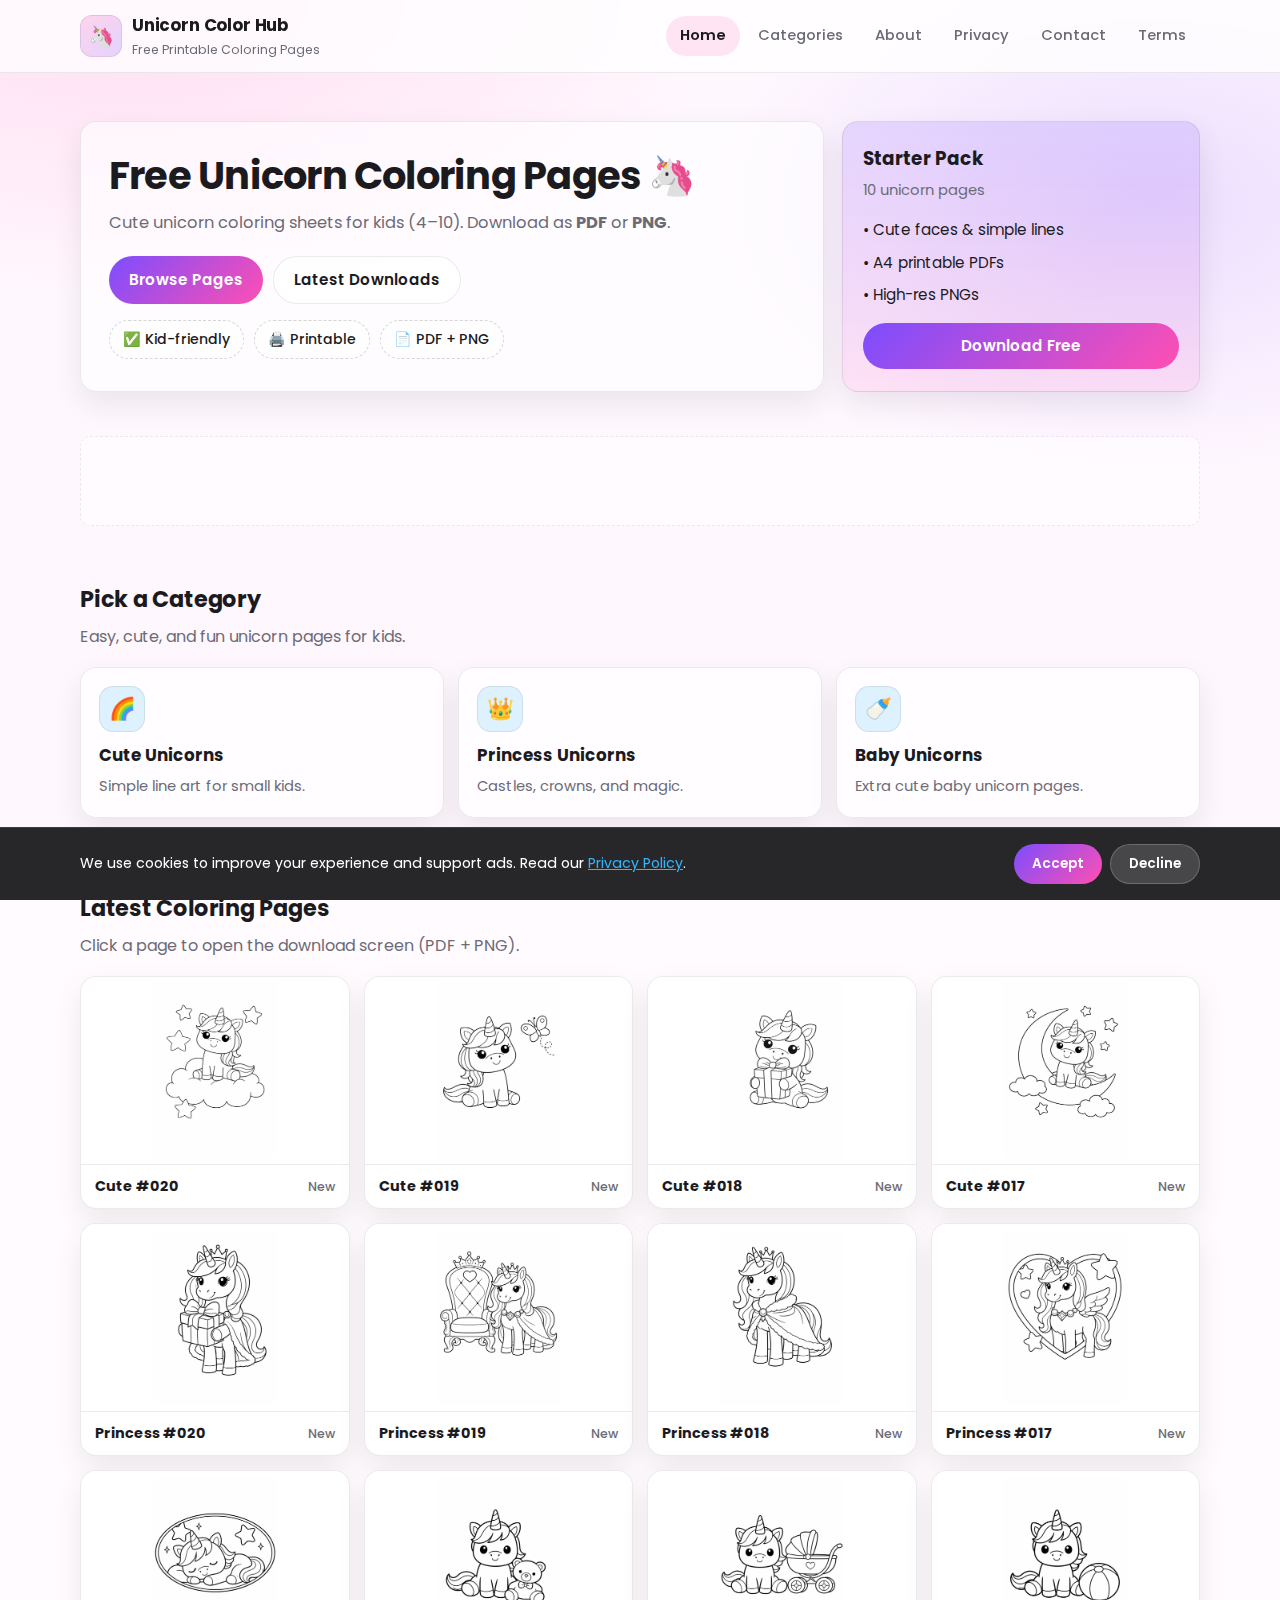
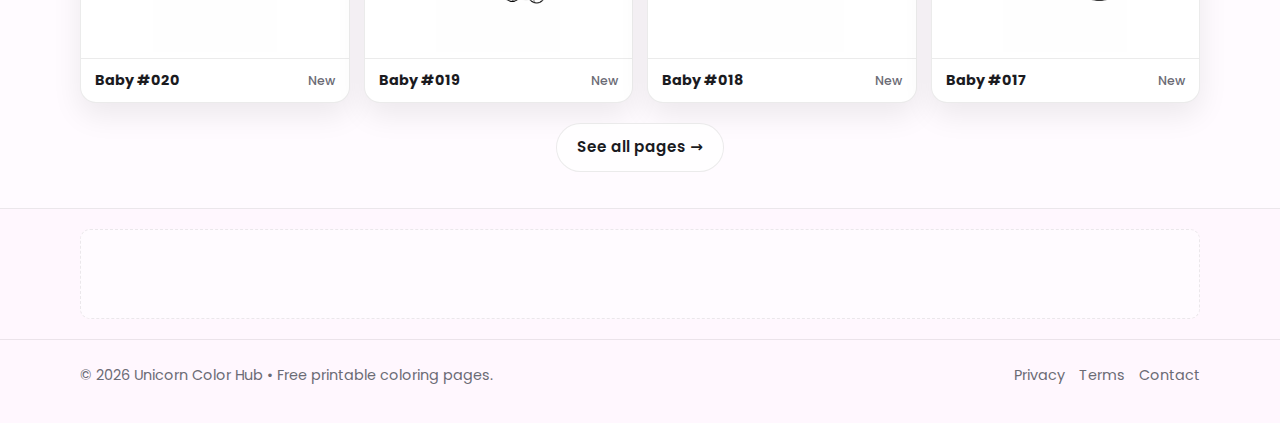
<file: index.html>
<!doctype html>
<html lang="en">
<head>
  <meta charset="utf-8" />
  <meta name="viewport" content="width=device-width, initial-scale=1" />
  <title>Unicorn Coloring Pages | Free Printable PDF &amp; PNG - Unicorn Color Hub</title>
  <meta name="description" content="Free printable unicorn coloring pages for kids aged 4-10. Download cute, princess and baby unicorn sheets as A4 PDF or high-res PNG. Print at home or color on tablet." />
  <meta name="keywords" content="unicorn coloring pages, free printable coloring pages, unicorn PDF, kids coloring sheets, cute unicorn, princess unicorn, baby unicorn" />
  <meta name="author" content="Unicorn Color Hub" />

  <!-- Open Graph -->
  <meta property="og:title" content="Unicorn Coloring Pages | Free Printable PDF &amp; PNG" />
  <meta property="og:description" content="Free printable unicorn coloring pages for kids. Download as A4 PDF or high-res PNG." />
  <meta property="og:type" content="website" />
  <meta property="og:url" content="https://unicorn-color-hub.netlify.app" />
  <meta property="og:image" content="https://unicorn-color-hub.netlify.app/assets/og-image.png" />
  <meta property="og:site_name" content="Unicorn Color Hub" />

  <!-- Twitter Card -->
  <meta name="twitter:card" content="summary_large_image" />
  <meta name="twitter:title" content="Unicorn Coloring Pages | Free Printable PDF &amp; PNG" />
  <meta name="twitter:description" content="Free printable unicorn coloring pages for kids. Download as A4 PDF or high-res PNG." />
  <meta name="twitter:image" content="https://unicorn-color-hub.netlify.app/assets/og-image.png" />

  <!-- Canonical -->
  <link rel="canonical" href="https://unicorn-color-hub.netlify.app" />
 <!-- Favicon -->
  <link rel="icon" href="data:image/svg+xml,<svg xmlns='http://www.w3.org/2000/svg' viewBox='0 0 100 100'><text y='.9em' font-size='90'>&#x1F984;</text></svg>" />

  <!-- Fonts -->
  <link rel="preconnect" href="https://fonts.googleapis.com" />
  <link rel="preconnect" href="https://fonts.gstatic.com" crossorigin />
  <link href="https://fonts.googleapis.com/css2?family=Poppins:wght@300;400;500;600;700&display=swap" rel="stylesheet" />

  <link rel="stylesheet" href="style.css" />

  <meta name="google-site-verification" content="JqJ7NKf42rPD4MafIZHVALOw5IrJvQwwhbVTbjyC6os" />

  <!-- Structured Data -->
  <script type="application/ld+json">
  {
    "@context": "https://schema.org",
    "@type": "WebSite",
    "name": "Unicorn Color Hub",
    "url": "https://unicorncolorhub.com",
    "description": "Free printable unicorn coloring pages for kids. Download A4 PDF and high-res PNG.",
    "potentialAction": {
      "@type": "SearchAction",
      "target": "https://unicorn-color-hub.netlify.app/categories.html?q={search_term_string}",
      "query-input": "required name=search_term_string"
    }
  }
  </script>
  </head>
<body>

  <!-- Header -->
  <header class="site-header">
    <div class="container header-inner">
      <a class="brand" href="index.html">
        <span class="logo">&#x1F984;</span>
        <span class="brand-text">
          <strong>Unicorn Color Hub</strong>
          <small>Free Printable Coloring Pages</small>
        </span>
      </a>

      <nav class="nav" id="mainNav">
        <a href="index.html" class="active">Home</a>
        <a href="categories.html">Categories</a>
        <a href="about.html">About</a>
        <a href="privacy.html">Privacy</a>
        <a href="contact.html">Contact</a>
        <a href="terms.html">Terms</a>
      </nav>

      <button class="nav-toggle" id="navToggle" aria-label="Open menu" aria-expanded="false">&#9776;</button>
    </div>
  </header>

  <!-- Hero -->
  <section class="hero">
    <div class="container hero-inner">
      <div class="hero-text">
        <h1>Free Unicorn Coloring Pages &#x1F984;</h1>
        <p>Cute unicorn coloring sheets for kids (4&#8211;10). Download as <strong>PDF</strong> or <strong>PNG</strong>.</p>

        <div class="hero-actions">
          <a class="btn primary" href="categories.html">Browse Pages</a>
          <a class="btn ghost" href="#latest">Latest Downloads</a>
        </div>

        <div class="hero-badges">
          <span class="badge">&#9989; Kid-friendly</span>
          <span class="badge">&#x1F5A8;&#xFE0F; Printable</span>
          <span class="badge">&#x1F4C4; PDF + PNG</span>
        </div>
      </div>

      <div class="hero-card">
        <div class="hero-card-top">
          <h3>Starter Pack</h3>
          <p>10 unicorn pages</p>
        </div>
        <div class="hero-card-mid">
          <ul>
            <li>&#8226; Cute faces &amp; simple lines</li>
            <li>&#8226; A4 printable PDFs</li>
            <li>&#8226; High-res PNGs</li>
          </ul>
        </div>
        <a class="btn primary full" href="#latest">Download Free</a>
      </div>
    </div>
  </section>

  <!-- Ad Slot (top) -->
  <div class="container">
    <div class="ad-slot" id="ad-top">
      <!-- Google AdSense code goes here -->
    </div>
  </div>

  <!-- Categories -->
  <section class="section">
    <div class="container">
      <div class="section-head">
        <h2>Pick a Category</h2>
        <p>Easy, cute, and fun unicorn pages for kids.</p>
      </div>

      <div class="grid-3">
        <a class="card" href="categories.html#cute">
          <div class="card-icon">&#x1F308;</div>
          <h3>Cute Unicorns</h3>
          <p>Simple line art for small kids.</p>
        </a>

        <a class="card" href="categories.html#princess">
          <div class="card-icon">&#x1F451;</div>
          <h3>Princess Unicorns</h3>
          <p>Castles, crowns, and magic.</p>
        </a>

        <a class="card" href="categories.html#baby">
          <div class="card-icon">&#x1F37C;</div>
          <h3>Baby Unicorns</h3>
          <p>Extra cute baby unicorn pages.</p>
        </a>
      </div>
    </div>
  </section>

  <!-- Latest -->
  <section class="section alt" id="latest">
    <div class="container">
      <div class="section-head">
        <h2>Latest Coloring Pages</h2>
        <p>Click a page to open the download screen (PDF + PNG).</p>
      </div>

      <div class="grid-4">
        <a class="thumb" href="page.html?slug=cute-unicorn-020&title=Cute%20Unicorn%20%23020">
          <div class="thumb-img"><img src="assets/pages/cute-unicorn-020.png" alt="Cute Unicorn #020 - free printable coloring page" loading="lazy" /></div>
          <div class="thumb-meta"><strong>Cute #020</strong><small>New</small></div>
        </a>
        <a class="thumb" href="page.html?slug=cute-unicorn-019&title=Cute%20Unicorn%20%23019">
          <div class="thumb-img"><img src="assets/pages/cute-unicorn-019.png" alt="Cute Unicorn #019 - free printable coloring page" loading="lazy" /></div>
          <div class="thumb-meta"><strong>Cute #019</strong><small>New</small></div>
        </a>
        <a class="thumb" href="page.html?slug=cute-unicorn-018&title=Cute%20Unicorn%20%23018">
          <div class="thumb-img"><img src="assets/pages/cute-unicorn-018.png" alt="Cute Unicorn #018 - free printable coloring page" loading="lazy" /></div>
          <div class="thumb-meta"><strong>Cute #018</strong><small>New</small></div>
        </a>
        <a class="thumb" href="page.html?slug=cute-unicorn-017&title=Cute%20Unicorn%20%23017">
          <div class="thumb-img"><img src="assets/pages/cute-unicorn-017.png" alt="Cute Unicorn #017 - free printable coloring page" loading="lazy" /></div>
          <div class="thumb-meta"><strong>Cute #017</strong><small>New</small></div>
        </a>

        <a class="thumb" href="page.html?slug=princess-unicorn-020&title=Princess%20Unicorn%20%23020">
          <div class="thumb-img"><img src="assets/pages/princess-unicorn-020.png" alt="Princess Unicorn #020 - free printable coloring page" loading="lazy" /></div>
          <div class="thumb-meta"><strong>Princess #020</strong><small>New</small></div>
        </a>
        <a class="thumb" href="page.html?slug=princess-unicorn-019&title=Princess%20Unicorn%20%23019">
          <div class="thumb-img"><img src="assets/pages/princess-unicorn-019.png" alt="Princess Unicorn #019 - free printable coloring page" loading="lazy" /></div>
          <div class="thumb-meta"><strong>Princess #019</strong><small>New</small></div>
        </a>
        <a class="thumb" href="page.html?slug=princess-unicorn-018&title=Princess%20Unicorn%20%23018">
          <div class="thumb-img"><img src="assets/pages/princess-unicorn-018.png" alt="Princess Unicorn #018 - free printable coloring page" loading="lazy" /></div>
          <div class="thumb-meta"><strong>Princess #018</strong><small>New</small></div>
        </a>
        <a class="thumb" href="page.html?slug=princess-unicorn-017&title=Princess%20Unicorn%20%23017">
          <div class="thumb-img"><img src="assets/pages/princess-unicorn-017.png" alt="Princess Unicorn #017 - free printable coloring page" loading="lazy" /></div>
          <div class="thumb-meta"><strong>Princess #017</strong><small>New</small></div>
        </a>

        <a class="thumb" href="page.html?slug=baby-unicorn-020&title=Baby%20Unicorn%20%23020">
          <div class="thumb-img"><img src="assets/pages/baby-unicorn-020.png" alt="Baby Unicorn #020 - free printable coloring page" loading="lazy" /></div>
          <div class="thumb-meta"><strong>Baby #020</strong><small>New</small></div>
        </a>
        <a class="thumb" href="page.html?slug=baby-unicorn-019&title=Baby%20Unicorn%20%23019">
          <div class="thumb-img"><img src="assets/pages/baby-unicorn-019.png" alt="Baby Unicorn #019 - free printable coloring page" loading="lazy" /></div>
          <div class="thumb-meta"><strong>Baby #019</strong><small>New</small></div>
        </a>
        <a class="thumb" href="page.html?slug=baby-unicorn-018&title=Baby%20Unicorn%20%23018">
          <div class="thumb-img"><img src="assets/pages/baby-unicorn-018.png" alt="Baby Unicorn #018 - free printable coloring page" loading="lazy" /></div>
          <div class="thumb-meta"><strong>Baby #018</strong><small>New</small></div>
        </a>
        <a class="thumb" href="page.html?slug=baby-unicorn-017&title=Baby%20Unicorn%20%23017">
          <div class="thumb-img"><img src="assets/pages/baby-unicorn-017.png" alt="Baby Unicorn #017 - free printable coloring page" loading="lazy" /></div>
          <div class="thumb-meta"><strong>Baby #017</strong><small>New</small></div>
        </a>
      </div>

      <div class="center">
        <a class="btn ghost" href="categories.html">See all pages &#8594;</a>
      </div>
    </div>
  </section>

  <!-- Ad Slot (bottom) -->
  <div class="container">
    <div class="ad-slot" id="ad-bottom">
      <!-- Google AdSense code goes here -->
    </div>
  </div>

  <!-- Footer -->
  <footer class="footer">
    <div class="container footer-inner">
      <p>&copy; <span id="year"></span> Unicorn Color Hub &#8226; Free printable coloring pages.</p>
      <div class="footer-links">
        <a href="privacy.html">Privacy</a>
        <a href="terms.html">Terms</a>
        <a href="contact.html">Contact</a>
      </div>
    </div>
  </footer>

  <button class="back-to-top" id="backToTop" aria-label="Back to top">&#8593;</button>

  <div class="cookie-banner" id="cookieBanner">
    <div class="container cookie-inner">
      <p>We use cookies to improve your experience and support ads. Read our <a href="privacy.html">Privacy Policy</a>.</p>
      <div class="cookie-btns">
        <button class="accept-btn" id="cookieAccept">Accept</button>
        <button class="decline-btn" id="cookieDecline">Decline</button>
      </div>
    </div>
  </div>

  <script>
    document.getElementById("year").textContent = new Date().getFullYear();
    const toggle = document.getElementById("navToggle");
    const nav = document.getElementById("mainNav");
    toggle.addEventListener("click", () => { const o = nav.classList.toggle("open"); toggle.setAttribute("aria-expanded", o); });
    document.addEventListener("click", (e) => { if (!nav.contains(e.target) && !toggle.contains(e.target)) { nav.classList.remove("open"); toggle.setAttribute("aria-expanded","false"); }});
    const btt = document.getElementById("backToTop");
    window.addEventListener("scroll", () => btt.classList.toggle("show", window.scrollY > 400), { passive: true });
    btt.addEventListener("click", () => window.scrollTo({ top: 0, behavior: "smooth" }));
    (function(){const b=document.getElementById("cookieBanner");if(!localStorage.getItem("cookie_consent"))setTimeout(()=>b.classList.add("show"),1200);document.getElementById("cookieAccept").addEventListener("click",()=>{localStorage.setItem("cookie_consent","accepted");b.classList.remove("show")});document.getElementById("cookieDecline").addEventListener("click",()=>{localStorage.setItem("cookie_consent","declined");b.classList.remove("show")})})();
  </script>
</body>
</html>
</file>
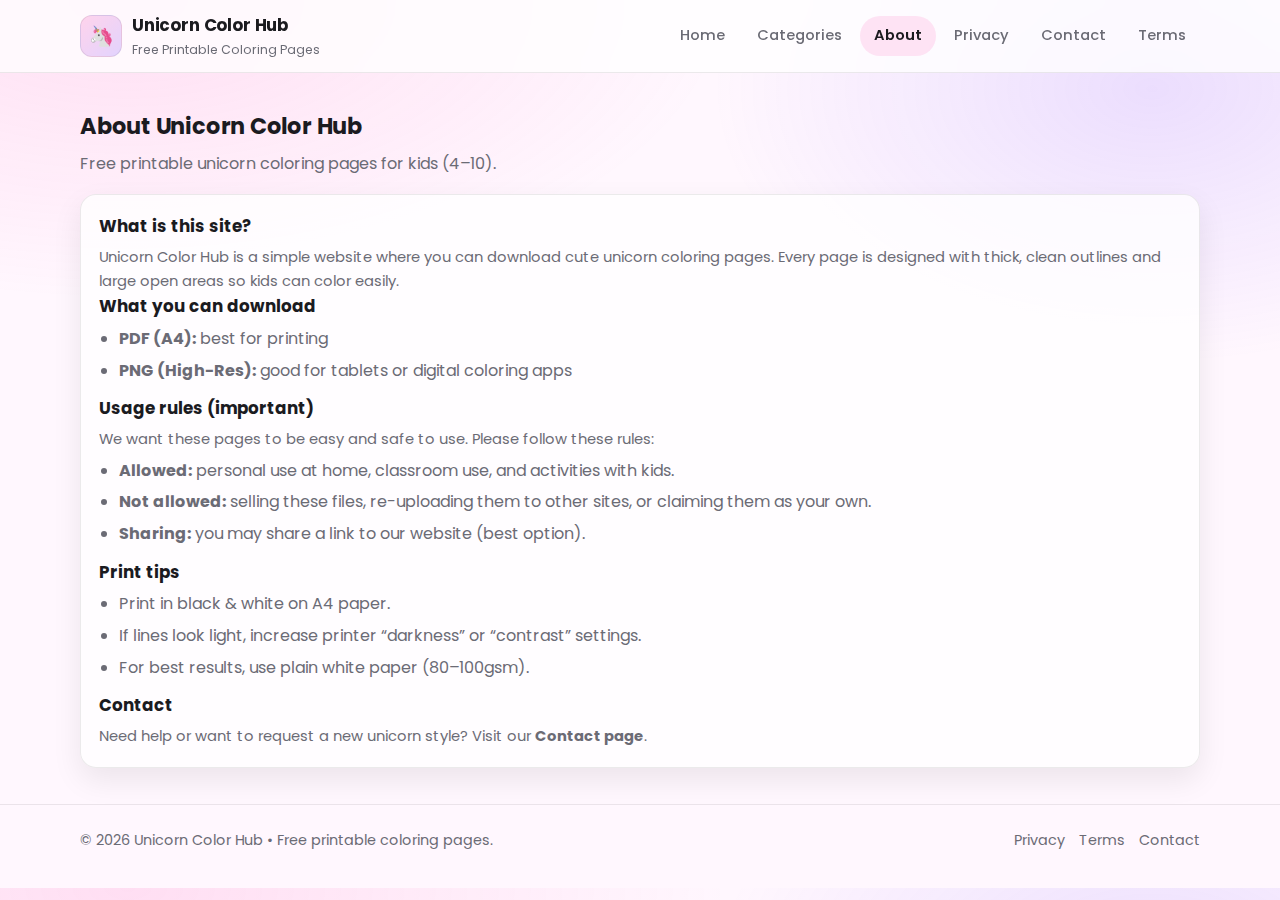
<file: about.html>
<!doctype html>
<html lang="en">
<head>
  <meta charset="utf-8" />
  <meta name="viewport" content="width=device-width, initial-scale=1" />
  <title>About - Unicorn Color Hub</title>
  <meta name="description" content="About Unicorn Color Hub. Free printable unicorn coloring pages for kids aged 4-10. Download A4 PDF and high-res PNG." />
  <meta property="og:title" content="About - Unicorn Color Hub" />
  <meta property="og:description" content="Learn about Unicorn Color Hub - free printable unicorn coloring pages for kids." />
  <meta property="og:type" content="website" />
  <meta property="og:site_name" content="Unicorn Color Hub" />
  <link rel="canonical" href="https://unicorncolorhub.com/about.html" />
  <link rel="icon" href="data:image/svg+xml,<svg xmlns='http://www.w3.org/2000/svg' viewBox='0 0 100 100'><text y='.9em' font-size='90'>&#x1F984;</text></svg>" />
  <link rel="preconnect" href="https://fonts.googleapis.com" />
  <link rel="preconnect" href="https://fonts.gstatic.com" crossorigin />
  <link href="https://fonts.googleapis.com/css2?family=Poppins:wght@300;400;500;600;700&display=swap" rel="stylesheet" />
  <link rel="stylesheet" href="style.css" />
</head>
<body>

  <header class="site-header">
    <div class="container header-inner">
      <a class="brand" href="index.html">
        <span class="logo">&#x1F984;</span>
        <span class="brand-text">
          <strong>Unicorn Color Hub</strong>
          <small>Free Printable Coloring Pages</small>
        </span>
      </a>
      <nav class="nav" id="mainNav">
        <a href="index.html">Home</a>
        <a href="categories.html">Categories</a>
        <a href="about.html" class="active">About</a>
        <a href="privacy.html">Privacy</a>
        <a href="contact.html">Contact</a>
        <a href="terms.html">Terms</a>
      </nav>
      <button class="nav-toggle" id="navToggle" aria-label="Open menu" aria-expanded="false">&#9776;</button>
    </div>
  </header>

  <main class="section">
    <div class="container">
      <div class="section-head">
        <h1>About Unicorn Color Hub</h1>
        <p>Free printable unicorn coloring pages for kids (4&#8211;10).</p>
      </div>

      <div class="card" style="padding:18px;">
        <h3 style="margin-top:0;">What is this site?</h3>
        <p class="muted">
          Unicorn Color Hub is a simple website where you can download cute unicorn coloring pages.
          Every page is designed with thick, clean outlines and large open areas so kids can color easily.
        </p>

        <h3>What you can download</h3>
        <ul class="muted">
          <li><strong>PDF (A4):</strong> best for printing</li>
          <li><strong>PNG (High-Res):</strong> good for tablets or digital coloring apps</li>
        </ul>

        <h3>Usage rules (important)</h3>
        <p class="muted">
          We want these pages to be easy and safe to use. Please follow these rules:
        </p>
        <ul class="muted">
          <li><strong>Allowed:</strong> personal use at home, classroom use, and activities with kids.</li>
          <li><strong>Not allowed:</strong> selling these files, re-uploading them to other sites, or claiming them as your own.</li>
          <li><strong>Sharing:</strong> you may share a link to our website (best option).</li>
        </ul>

        <h3>Print tips</h3>
        <ul class="muted">
          <li>Print in black &amp; white on A4 paper.</li>
          <li>If lines look light, increase printer &#8220;darkness&#8221; or &#8220;contrast&#8221; settings.</li>
          <li>For best results, use plain white paper (80&#8211;100gsm).</li>
        </ul>

        <h3>Contact</h3>
        <p class="muted">
          Need help or want to request a new unicorn style?
          Visit our <a href="contact.html"><strong>Contact page</strong></a>.
        </p>
      </div>
    </div>
  </main>

  <footer class="footer">
    <div class="container footer-inner">
      <p>&copy; <span id="year"></span> Unicorn Color Hub &#8226; Free printable coloring pages.</p>
      <div class="footer-links">
        <a href="privacy.html">Privacy</a>
        <a href="terms.html">Terms</a>
        <a href="contact.html">Contact</a>
      </div>
    </div>
  </footer>

  <button class="back-to-top" id="backToTop" aria-label="Back to top">&#8593;</button>

  <div class="cookie-banner" id="cookieBanner">
    <div class="container cookie-inner">
      <p>We use cookies to improve your experience and support ads. Read our <a href="privacy.html">Privacy Policy</a>.</p>
      <div class="cookie-btns">
        <button class="accept-btn" id="cookieAccept">Accept</button>
        <button class="decline-btn" id="cookieDecline">Decline</button>
      </div>
    </div>
  </div>

  <script>
    document.getElementById("year").textContent = new Date().getFullYear();
    const toggle = document.getElementById("navToggle");
    const nav = document.getElementById("mainNav");
    toggle.addEventListener("click", () => { const o = nav.classList.toggle("open"); toggle.setAttribute("aria-expanded", o); });
    document.addEventListener("click", (e) => { if (!nav.contains(e.target) && !toggle.contains(e.target)) { nav.classList.remove("open"); toggle.setAttribute("aria-expanded","false"); }});
    const btt = document.getElementById("backToTop");
    window.addEventListener("scroll", () => btt.classList.toggle("show", window.scrollY > 400), { passive: true });
    btt.addEventListener("click", () => window.scrollTo({ top: 0, behavior: "smooth" }));
    (function(){const b=document.getElementById("cookieBanner");if(!localStorage.getItem("cookie_consent"))setTimeout(()=>b.classList.add("show"),1200);document.getElementById("cookieAccept").addEventListener("click",()=>{localStorage.setItem("cookie_consent","accepted");b.classList.remove("show")});document.getElementById("cookieDecline").addEventListener("click",()=>{localStorage.setItem("cookie_consent","declined");b.classList.remove("show")})})();
  </script>
</body>
</html>
</file>
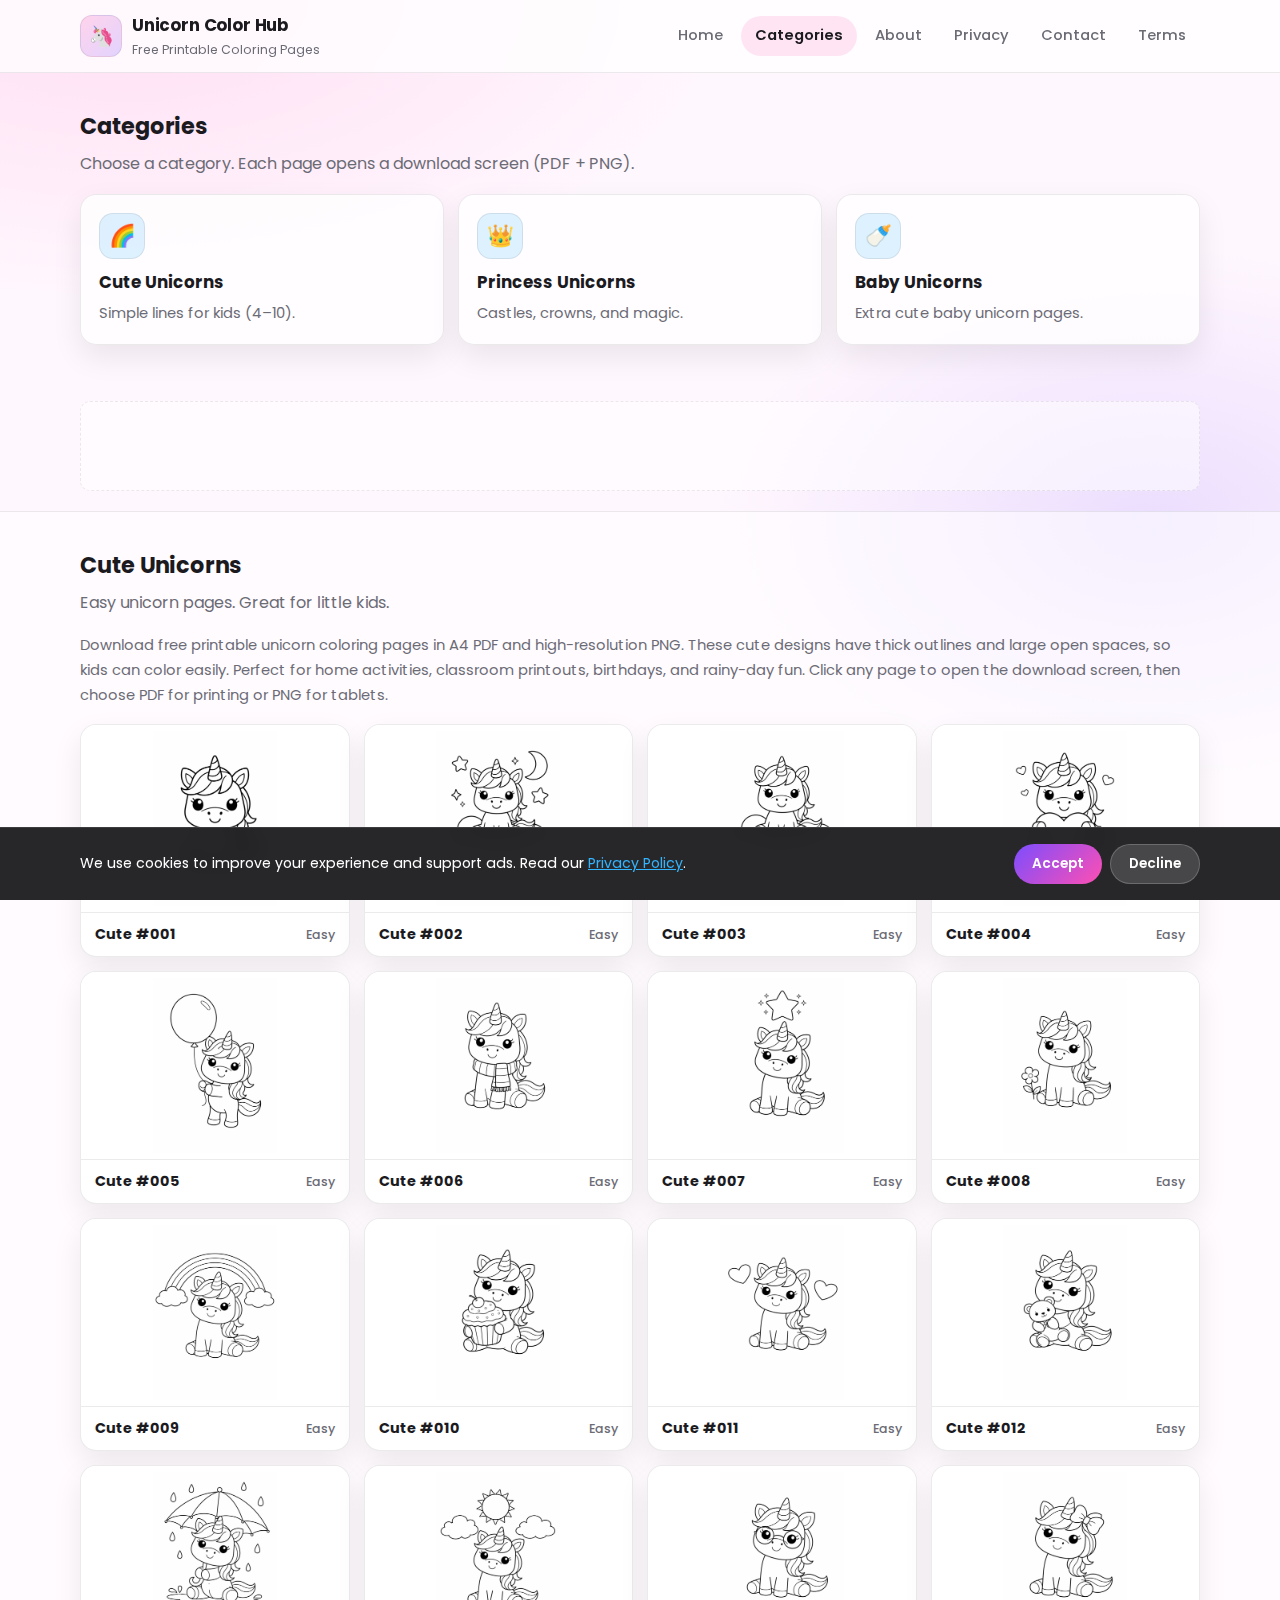
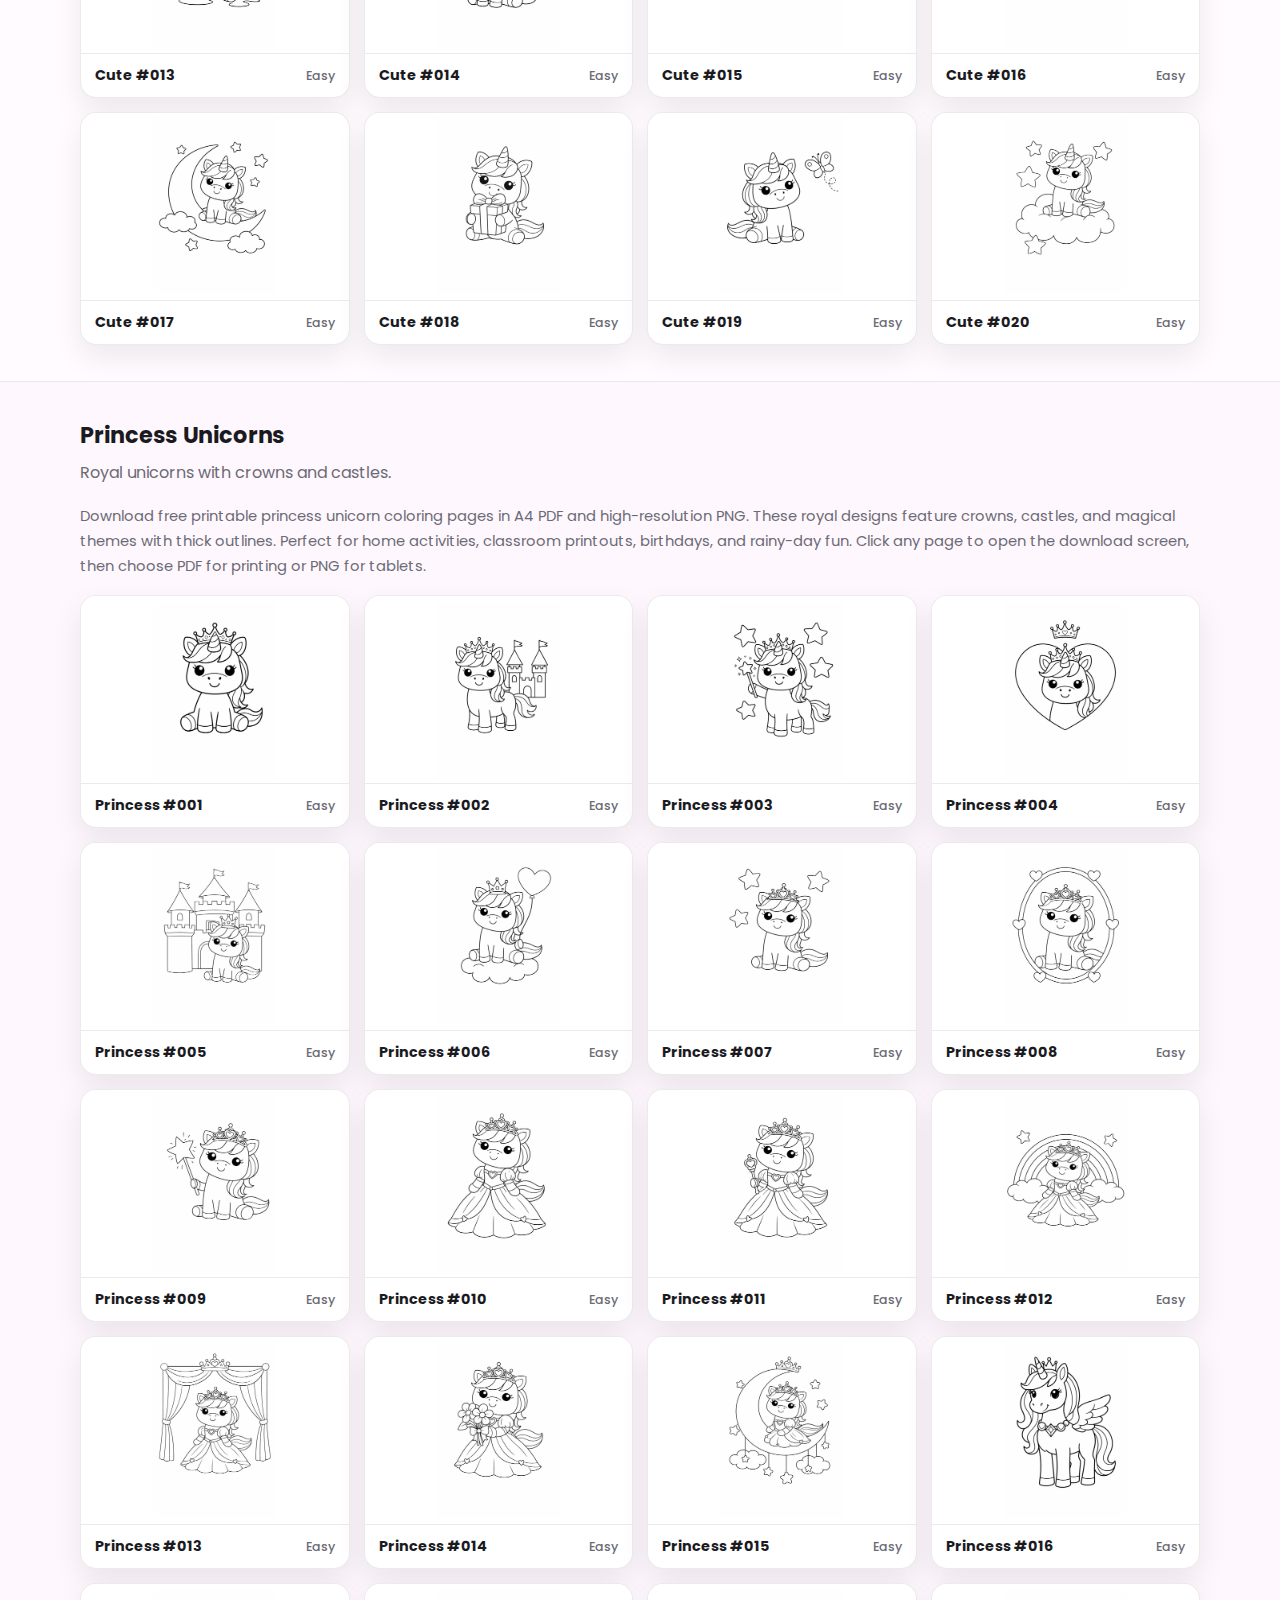
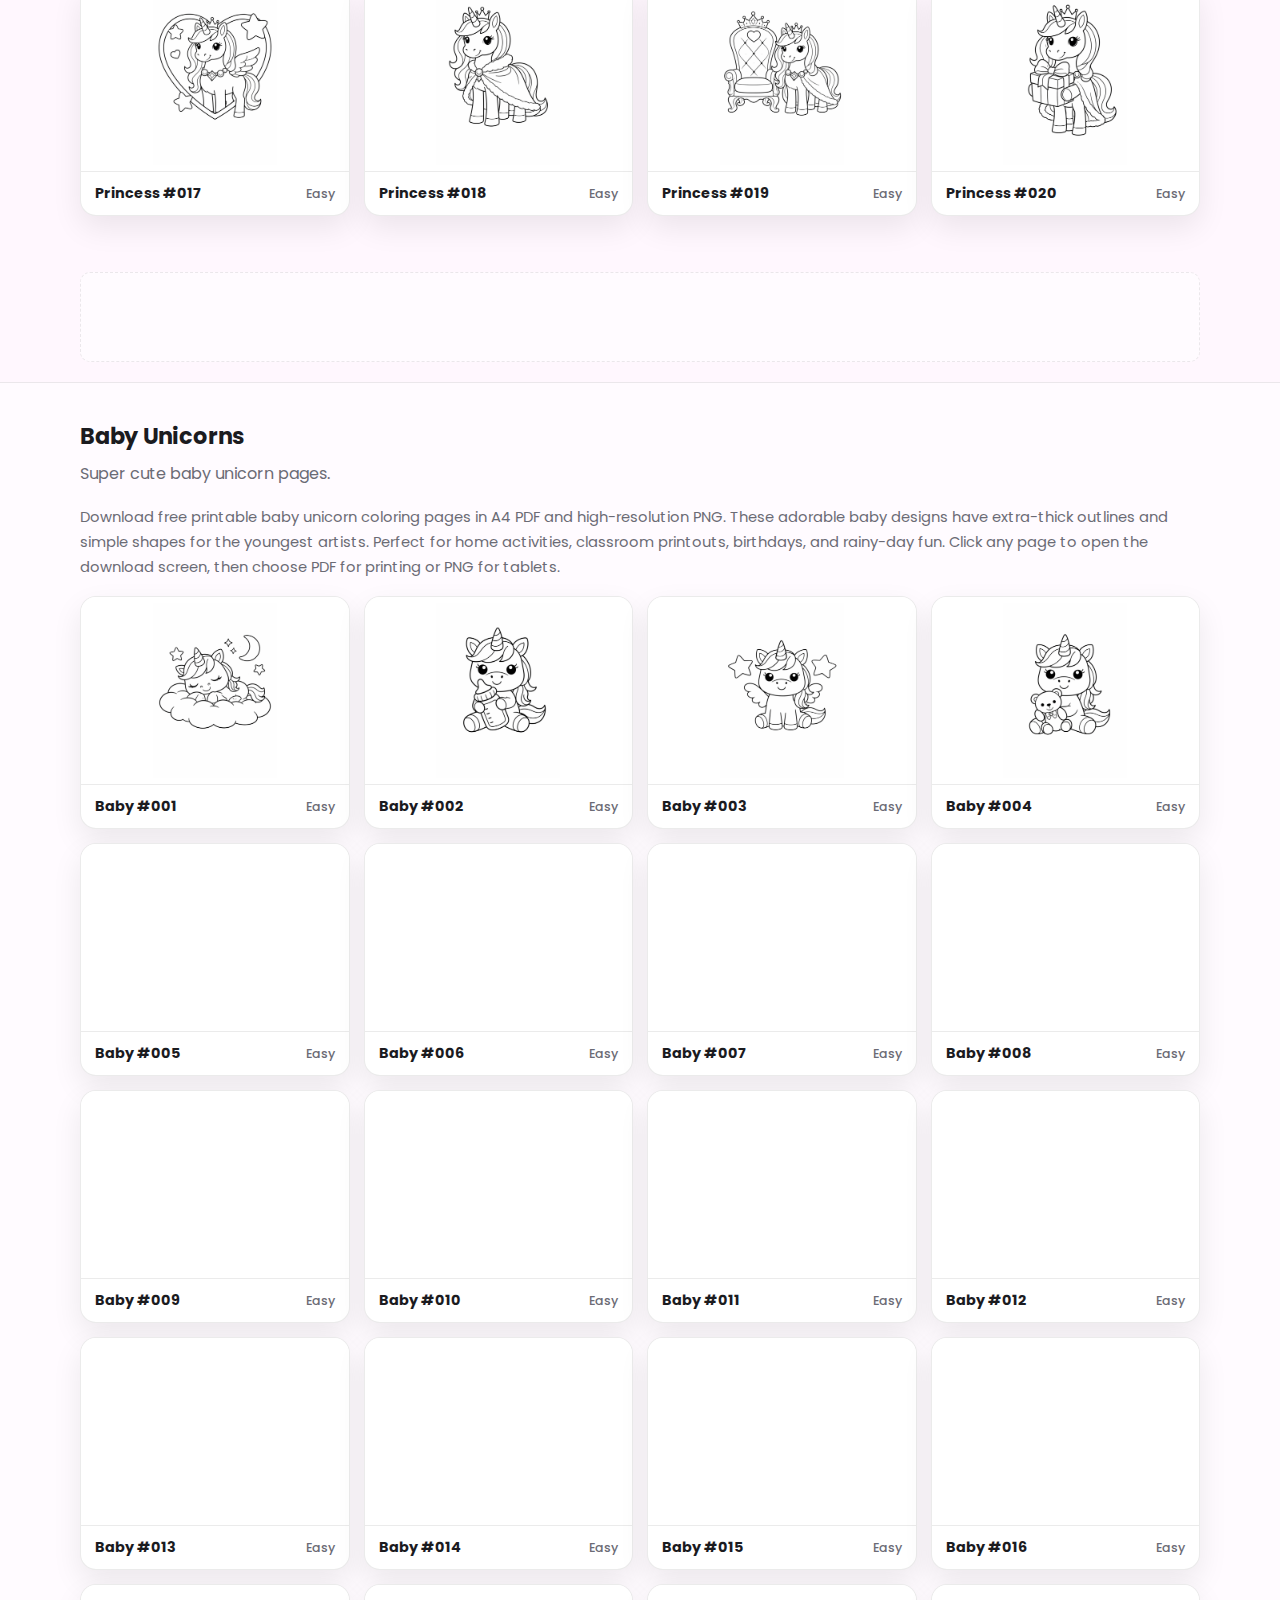
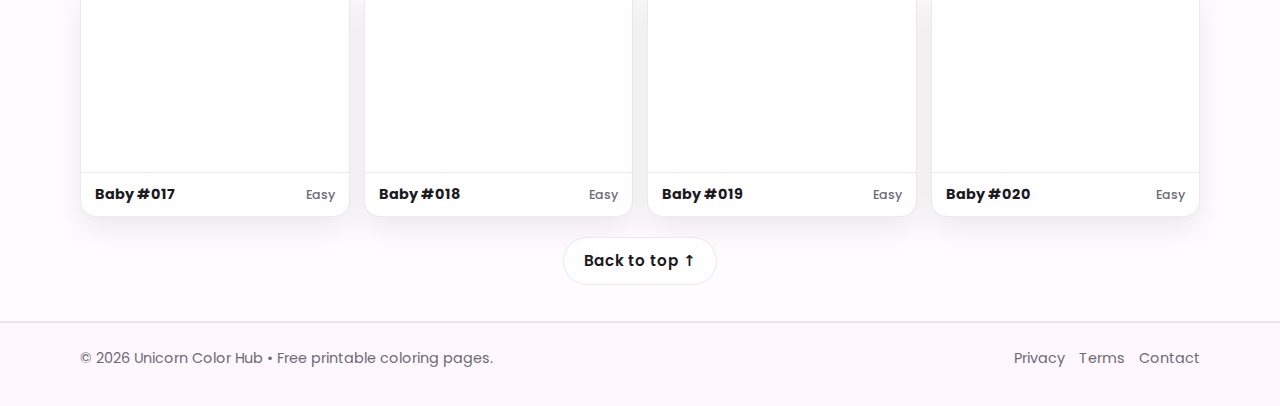
<file: categories.html>
<!doctype html>
<html lang="en">
<head>
  <meta charset="utf-8" />
  <meta name="viewport" content="width=device-width, initial-scale=1" />
  <title>Unicorn Coloring Pages Categories | Cute, Princess, Baby - Unicorn Color Hub</title>
  <meta name="description" content="Browse all free unicorn coloring pages by category: Cute, Princess, and Baby unicorns. Download A4 PDF or high-res PNG for kids aged 4-10." />
  <meta name="keywords" content="unicorn coloring categories, cute unicorn pages, princess unicorn coloring, baby unicorn printable" />

  <meta property="og:title" content="Unicorn Coloring Page Categories - Unicorn Color Hub" />
  <meta property="og:description" content="Browse cute, princess, and baby unicorn coloring pages. Free PDF &amp; PNG downloads." />
  <meta property="og:type" content="website" />
  <meta property="og:site_name" content="Unicorn Color Hub" />

  <link rel="canonical" href="https://unicorncolorhub.com/categories.html" />
  <link rel="icon" href="data:image/svg+xml,<svg xmlns='http://www.w3.org/2000/svg' viewBox='0 0 100 100'><text y='.9em' font-size='90'>🦄</text></svg>" />

  <link rel="preconnect" href="https://fonts.googleapis.com" />
  <link rel="preconnect" href="https://fonts.gstatic.com" crossorigin />
  <link href="https://fonts.googleapis.com/css2?family=Poppins:wght@300;400;500;600;700&display=swap" rel="stylesheet" />

  <link rel="stylesheet" href="style.css" />
</head>
<body>

  <header class="site-header" id="top">
    <div class="container header-inner">
      <a class="brand" href="index.html">
        <span class="logo">🦄</span>
        <span class="brand-text">
          <strong>Unicorn Color Hub</strong>
          <small>Free Printable Coloring Pages</small>
        </span>
      </a>

      <nav class="nav" id="mainNav">
        <a href="index.html">Home</a>
        <a href="categories.html" class="active">Categories</a>
        <a href="about.html">About</a>
        <a href="privacy.html">Privacy</a>
        <a href="contact.html">Contact</a>
        <a href="terms.html">Terms</a>
      </nav>

      <button class="nav-toggle" id="navToggle" aria-label="Open menu" aria-expanded="false">&#9776;</button>
    </div>
  </header>

  <!-- Category Picker -->
  <section class="section">
    <div class="container">
      <div class="section-head">
        <h1>Categories</h1>
        <p>Choose a category. Each page opens a download screen (PDF + PNG).</p>
      </div>

      <div class="grid-3">
        <a class="card" href="#cute">
          <div class="card-icon">🌈</div>
          <h3>Cute Unicorns</h3>
          <p>Simple lines for kids (4–10).</p>
        </a>
        <a class="card" href="#princess">
          <div class="card-icon">👑</div>
          <h3>Princess Unicorns</h3>
          <p>Castles, crowns, and magic.</p>
        </a>
        <a class="card" href="#baby">
          <div class="card-icon">🍼</div>
          <h3>Baby Unicorns</h3>
          <p>Extra cute baby unicorn pages.</p>
        </a>
      </div>
    </div>
  </section>

  <!-- Ad Slot -->
  <div class="container"><div class="ad-slot"><!-- AdSense --></div></div>

  <!-- ========== CUTE ========== -->
  <section class="section alt" id="cute">
    <div class="container">
      <div class="section-head">
        <h2>Cute Unicorns</h2>
        <p>Easy unicorn pages. Great for little kids.</p>
      </div>
      <p class="category-desc">
        Download free printable unicorn coloring pages in A4 PDF and high-resolution PNG.
        These cute designs have thick outlines and large open spaces, so kids can color easily.
        Perfect for home activities, classroom printouts, birthdays, and rainy-day fun.
        Click any page to open the download screen, then choose PDF for printing or PNG for tablets.
      </p>

      <div class="grid-4">
        <a class="thumb" href="page.html?slug=cute-unicorn-001&title=Cute%20Unicorn%20%23001"><div class="thumb-img"><img src="assets/pages/cute-unicorn-001.png" alt="Cute Unicorn #001 - free coloring page" loading="lazy" /></div><div class="thumb-meta"><strong>Cute #001</strong><small>Easy</small></div></a>
        <a class="thumb" href="page.html?slug=cute-unicorn-002&title=Cute%20Unicorn%20%23002"><div class="thumb-img"><img src="assets/pages/cute-unicorn-002.png" alt="Cute Unicorn #002 - free coloring page" loading="lazy" /></div><div class="thumb-meta"><strong>Cute #002</strong><small>Easy</small></div></a>
        <a class="thumb" href="page.html?slug=cute-unicorn-003&title=Cute%20Unicorn%20%23003"><div class="thumb-img"><img src="assets/pages/cute-unicorn-003.png" alt="Cute Unicorn #003 - free coloring page" loading="lazy" /></div><div class="thumb-meta"><strong>Cute #003</strong><small>Easy</small></div></a>
        <a class="thumb" href="page.html?slug=cute-unicorn-004&title=Cute%20Unicorn%20%23004"><div class="thumb-img"><img src="assets/pages/cute-unicorn-004.png" alt="Cute Unicorn #004 - free coloring page" loading="lazy" /></div><div class="thumb-meta"><strong>Cute #004</strong><small>Easy</small></div></a>
        <a class="thumb" href="page.html?slug=cute-unicorn-005&title=Cute%20Unicorn%20%23005"><div class="thumb-img"><img src="assets/pages/cute-unicorn-005.png" alt="Cute Unicorn #005 - free coloring page" loading="lazy" /></div><div class="thumb-meta"><strong>Cute #005</strong><small>Easy</small></div></a>
        <a class="thumb" href="page.html?slug=cute-unicorn-006&title=Cute%20Unicorn%20%23006"><div class="thumb-img"><img src="assets/pages/cute-unicorn-006.png" alt="Cute Unicorn #006 - free coloring page" loading="lazy" /></div><div class="thumb-meta"><strong>Cute #006</strong><small>Easy</small></div></a>
        <a class="thumb" href="page.html?slug=cute-unicorn-007&title=Cute%20Unicorn%20%23007"><div class="thumb-img"><img src="assets/pages/cute-unicorn-007.png" alt="Cute Unicorn #007 - free coloring page" loading="lazy" /></div><div class="thumb-meta"><strong>Cute #007</strong><small>Easy</small></div></a>
        <a class="thumb" href="page.html?slug=cute-unicorn-008&title=Cute%20Unicorn%20%23008"><div class="thumb-img"><img src="assets/pages/cute-unicorn-008.png" alt="Cute Unicorn #008 - free coloring page" loading="lazy" /></div><div class="thumb-meta"><strong>Cute #008</strong><small>Easy</small></div></a>
        <a class="thumb" href="page.html?slug=cute-unicorn-009&title=Cute%20Unicorn%20%23009"><div class="thumb-img"><img src="assets/pages/cute-unicorn-009.png" alt="Cute Unicorn #009 - free coloring page" loading="lazy" /></div><div class="thumb-meta"><strong>Cute #009</strong><small>Easy</small></div></a>
        <a class="thumb" href="page.html?slug=cute-unicorn-010&title=Cute%20Unicorn%20%23010"><div class="thumb-img"><img src="assets/pages/cute-unicorn-010.png" alt="Cute Unicorn #010 - free coloring page" loading="lazy" /></div><div class="thumb-meta"><strong>Cute #010</strong><small>Easy</small></div></a>
        <a class="thumb" href="page.html?slug=cute-unicorn-011&title=Cute%20Unicorn%20%23011"><div class="thumb-img"><img src="assets/pages/cute-unicorn-011.png" alt="Cute Unicorn #011 - free coloring page" loading="lazy" /></div><div class="thumb-meta"><strong>Cute #011</strong><small>Easy</small></div></a>
        <a class="thumb" href="page.html?slug=cute-unicorn-012&title=Cute%20Unicorn%20%23012"><div class="thumb-img"><img src="assets/pages/cute-unicorn-012.png" alt="Cute Unicorn #012 - free coloring page" loading="lazy" /></div><div class="thumb-meta"><strong>Cute #012</strong><small>Easy</small></div></a>
        <a class="thumb" href="page.html?slug=cute-unicorn-013&title=Cute%20Unicorn%20%23013"><div class="thumb-img"><img src="assets/pages/cute-unicorn-013.png" alt="Cute Unicorn #013 - free coloring page" loading="lazy" /></div><div class="thumb-meta"><strong>Cute #013</strong><small>Easy</small></div></a>
        <a class="thumb" href="page.html?slug=cute-unicorn-014&title=Cute%20Unicorn%20%23014"><div class="thumb-img"><img src="assets/pages/cute-unicorn-014.png" alt="Cute Unicorn #014 - free coloring page" loading="lazy" /></div><div class="thumb-meta"><strong>Cute #014</strong><small>Easy</small></div></a>
        <a class="thumb" href="page.html?slug=cute-unicorn-015&title=Cute%20Unicorn%20%23015"><div class="thumb-img"><img src="assets/pages/cute-unicorn-015.png" alt="Cute Unicorn #015 - free coloring page" loading="lazy" /></div><div class="thumb-meta"><strong>Cute #015</strong><small>Easy</small></div></a>
        <a class="thumb" href="page.html?slug=cute-unicorn-016&title=Cute%20Unicorn%20%23016"><div class="thumb-img"><img src="assets/pages/cute-unicorn-016.png" alt="Cute Unicorn #016 - free coloring page" loading="lazy" /></div><div class="thumb-meta"><strong>Cute #016</strong><small>Easy</small></div></a>
        <a class="thumb" href="page.html?slug=cute-unicorn-017&title=Cute%20Unicorn%20%23017"><div class="thumb-img"><img src="assets/pages/cute-unicorn-017.png" alt="Cute Unicorn #017 - free coloring page" loading="lazy" /></div><div class="thumb-meta"><strong>Cute #017</strong><small>Easy</small></div></a>
        <a class="thumb" href="page.html?slug=cute-unicorn-018&title=Cute%20Unicorn%20%23018"><div class="thumb-img"><img src="assets/pages/cute-unicorn-018.png" alt="Cute Unicorn #018 - free coloring page" loading="lazy" /></div><div class="thumb-meta"><strong>Cute #018</strong><small>Easy</small></div></a>
        <a class="thumb" href="page.html?slug=cute-unicorn-019&title=Cute%20Unicorn%20%23019"><div class="thumb-img"><img src="assets/pages/cute-unicorn-019.png" alt="Cute Unicorn #019 - free coloring page" loading="lazy" /></div><div class="thumb-meta"><strong>Cute #019</strong><small>Easy</small></div></a>
        <a class="thumb" href="page.html?slug=cute-unicorn-020&title=Cute%20Unicorn%20%23020"><div class="thumb-img"><img src="assets/pages/cute-unicorn-020.png" alt="Cute Unicorn #020 - free coloring page" loading="lazy" /></div><div class="thumb-meta"><strong>Cute #020</strong><small>Easy</small></div></a>
      </div>
    </div>
  </section>

  <!-- ========== PRINCESS ========== -->
  <section class="section" id="princess">
    <div class="container">
      <div class="section-head">
        <h2>Princess Unicorns</h2>
        <p>Royal unicorns with crowns and castles.</p>
      </div>
      <p class="category-desc">
        Download free printable princess unicorn coloring pages in A4 PDF and high-resolution PNG.
        These royal designs feature crowns, castles, and magical themes with thick outlines.
        Perfect for home activities, classroom printouts, birthdays, and rainy-day fun.
        Click any page to open the download screen, then choose PDF for printing or PNG for tablets.
      </p>

      <div class="grid-4">
        <a class="thumb" href="page.html?slug=princess-unicorn-001&title=Princess%20Unicorn%20%23001"><div class="thumb-img"><img src="assets/pages/princess-unicorn-001.png" alt="Princess Unicorn #001 - free coloring page" loading="lazy" /></div><div class="thumb-meta"><strong>Princess #001</strong><small>Easy</small></div></a>
        <a class="thumb" href="page.html?slug=princess-unicorn-002&title=Princess%20Unicorn%20%23002"><div class="thumb-img"><img src="assets/pages/princess-unicorn-002.png" alt="Princess Unicorn #002 - free coloring page" loading="lazy" /></div><div class="thumb-meta"><strong>Princess #002</strong><small>Easy</small></div></a>
        <a class="thumb" href="page.html?slug=princess-unicorn-003&title=Princess%20Unicorn%20%23003"><div class="thumb-img"><img src="assets/pages/princess-unicorn-003.png" alt="Princess Unicorn #003 - free coloring page" loading="lazy" /></div><div class="thumb-meta"><strong>Princess #003</strong><small>Easy</small></div></a>
        <a class="thumb" href="page.html?slug=princess-unicorn-004&title=Princess%20Unicorn%20%23004"><div class="thumb-img"><img src="assets/pages/princess-unicorn-004.png" alt="Princess Unicorn #004 - free coloring page" loading="lazy" /></div><div class="thumb-meta"><strong>Princess #004</strong><small>Easy</small></div></a>
        <a class="thumb" href="page.html?slug=princess-unicorn-005&title=Princess%20Unicorn%20%23005"><div class="thumb-img"><img src="assets/pages/princess-unicorn-005.png" alt="Princess Unicorn #005 - free coloring page" loading="lazy" /></div><div class="thumb-meta"><strong>Princess #005</strong><small>Easy</small></div></a>
        <a class="thumb" href="page.html?slug=princess-unicorn-006&title=Princess%20Unicorn%20%23006"><div class="thumb-img"><img src="assets/pages/princess-unicorn-006.png" alt="Princess Unicorn #006 - free coloring page" loading="lazy" /></div><div class="thumb-meta"><strong>Princess #006</strong><small>Easy</small></div></a>
        <a class="thumb" href="page.html?slug=princess-unicorn-007&title=Princess%20Unicorn%20%23007"><div class="thumb-img"><img src="assets/pages/princess-unicorn-007.png" alt="Princess Unicorn #007 - free coloring page" loading="lazy" /></div><div class="thumb-meta"><strong>Princess #007</strong><small>Easy</small></div></a>
        <a class="thumb" href="page.html?slug=princess-unicorn-008&title=Princess%20Unicorn%20%23008"><div class="thumb-img"><img src="assets/pages/princess-unicorn-008.png" alt="Princess Unicorn #008 - free coloring page" loading="lazy" /></div><div class="thumb-meta"><strong>Princess #008</strong><small>Easy</small></div></a>
        <a class="thumb" href="page.html?slug=princess-unicorn-009&title=Princess%20Unicorn%20%23009"><div class="thumb-img"><img src="assets/pages/princess-unicorn-009.png" alt="Princess Unicorn #009 - free coloring page" loading="lazy" /></div><div class="thumb-meta"><strong>Princess #009</strong><small>Easy</small></div></a>
        <a class="thumb" href="page.html?slug=princess-unicorn-010&title=Princess%20Unicorn%20%23010"><div class="thumb-img"><img src="assets/pages/princess-unicorn-010.png" alt="Princess Unicorn #010 - free coloring page" loading="lazy" /></div><div class="thumb-meta"><strong>Princess #010</strong><small>Easy</small></div></a>
        <a class="thumb" href="page.html?slug=princess-unicorn-011&title=Princess%20Unicorn%20%23011"><div class="thumb-img"><img src="assets/pages/princess-unicorn-011.png" alt="Princess Unicorn #011 - free coloring page" loading="lazy" /></div><div class="thumb-meta"><strong>Princess #011</strong><small>Easy</small></div></a>
        <a class="thumb" href="page.html?slug=princess-unicorn-012&title=Princess%20Unicorn%20%23012"><div class="thumb-img"><img src="assets/pages/princess-unicorn-012.png" alt="Princess Unicorn #012 - free coloring page" loading="lazy" /></div><div class="thumb-meta"><strong>Princess #012</strong><small>Easy</small></div></a>
        <a class="thumb" href="page.html?slug=princess-unicorn-013&title=Princess%20Unicorn%20%23013"><div class="thumb-img"><img src="assets/pages/princess-unicorn-013.png" alt="Princess Unicorn #013 - free coloring page" loading="lazy" /></div><div class="thumb-meta"><strong>Princess #013</strong><small>Easy</small></div></a>
        <a class="thumb" href="page.html?slug=princess-unicorn-014&title=Princess%20Unicorn%20%23014"><div class="thumb-img"><img src="assets/pages/princess-unicorn-014.png" alt="Princess Unicorn #014 - free coloring page" loading="lazy" /></div><div class="thumb-meta"><strong>Princess #014</strong><small>Easy</small></div></a>
        <a class="thumb" href="page.html?slug=princess-unicorn-015&title=Princess%20Unicorn%20%23015"><div class="thumb-img"><img src="assets/pages/princess-unicorn-015.png" alt="Princess Unicorn #015 - free coloring page" loading="lazy" /></div><div class="thumb-meta"><strong>Princess #015</strong><small>Easy</small></div></a>
        <a class="thumb" href="page.html?slug=princess-unicorn-016&title=Princess%20Unicorn%20%23016"><div class="thumb-img"><img src="assets/pages/princess-unicorn-016.png" alt="Princess Unicorn #016 - free coloring page" loading="lazy" /></div><div class="thumb-meta"><strong>Princess #016</strong><small>Easy</small></div></a>
        <a class="thumb" href="page.html?slug=princess-unicorn-017&title=Princess%20Unicorn%20%23017"><div class="thumb-img"><img src="assets/pages/princess-unicorn-017.png" alt="Princess Unicorn #017 - free coloring page" loading="lazy" /></div><div class="thumb-meta"><strong>Princess #017</strong><small>Easy</small></div></a>
        <a class="thumb" href="page.html?slug=princess-unicorn-018&title=Princess%20Unicorn%20%23018"><div class="thumb-img"><img src="assets/pages/princess-unicorn-018.png" alt="Princess Unicorn #018 - free coloring page" loading="lazy" /></div><div class="thumb-meta"><strong>Princess #018</strong><small>Easy</small></div></a>
        <a class="thumb" href="page.html?slug=princess-unicorn-019&title=Princess%20Unicorn%20%23019"><div class="thumb-img"><img src="assets/pages/princess-unicorn-019.png" alt="Princess Unicorn #019 - free coloring page" loading="lazy" /></div><div class="thumb-meta"><strong>Princess #019</strong><small>Easy</small></div></a>
        <a class="thumb" href="page.html?slug=princess-unicorn-020&title=Princess%20Unicorn%20%23020"><div class="thumb-img"><img src="assets/pages/princess-unicorn-020.png" alt="Princess Unicorn #020 - free coloring page" loading="lazy" /></div><div class="thumb-meta"><strong>Princess #020</strong><small>Easy</small></div></a>
      </div>
    </div>
  </section>

  <!-- Ad Slot -->
  <div class="container"><div class="ad-slot"><!-- AdSense --></div></div>

  <!-- ========== BABY ========== -->
  <section class="section alt" id="baby">
    <div class="container">
      <div class="section-head">
        <h2>Baby Unicorns</h2>
        <p>Super cute baby unicorn pages.</p>
      </div>
      <p class="category-desc">
        Download free printable baby unicorn coloring pages in A4 PDF and high-resolution PNG.
        These adorable baby designs have extra-thick outlines and simple shapes for the youngest artists.
        Perfect for home activities, classroom printouts, birthdays, and rainy-day fun.
        Click any page to open the download screen, then choose PDF for printing or PNG for tablets.
      </p>

      <div class="grid-4">
        <a class="thumb" href="page.html?slug=baby-unicorn-001&title=Baby%20Unicorn%20%23001"><div class="thumb-img"><img src="assets/pages/baby-unicorn-001.png" alt="Baby Unicorn #001 - free coloring page" loading="lazy" /></div><div class="thumb-meta"><strong>Baby #001</strong><small>Easy</small></div></a>
        <a class="thumb" href="page.html?slug=baby-unicorn-002&title=Baby%20Unicorn%20%23002"><div class="thumb-img"><img src="assets/pages/baby-unicorn-002.png" alt="Baby Unicorn #002 - free coloring page" loading="lazy" /></div><div class="thumb-meta"><strong>Baby #002</strong><small>Easy</small></div></a>
        <a class="thumb" href="page.html?slug=baby-unicorn-003&title=Baby%20Unicorn%20%23003"><div class="thumb-img"><img src="assets/pages/baby-unicorn-003.png" alt="Baby Unicorn #003 - free coloring page" loading="lazy" /></div><div class="thumb-meta"><strong>Baby #003</strong><small>Easy</small></div></a>
        <a class="thumb" href="page.html?slug=baby-unicorn-004&title=Baby%20Unicorn%20%23004"><div class="thumb-img"><img src="assets/pages/baby-unicorn-004.png" alt="Baby Unicorn #004 - free coloring page" loading="lazy" /></div><div class="thumb-meta"><strong>Baby #004</strong><small>Easy</small></div></a>
        <a class="thumb" href="page.html?slug=baby-unicorn-005&title=Baby%20Unicorn%20%23005"><div class="thumb-img"><img src="assets/pages/baby-unicorn-005.png" alt="Baby Unicorn #005 - free coloring page" loading="lazy" /></div><div class="thumb-meta"><strong>Baby #005</strong><small>Easy</small></div></a>
        <a class="thumb" href="page.html?slug=baby-unicorn-006&title=Baby%20Unicorn%20%23006"><div class="thumb-img"><img src="assets/pages/baby-unicorn-006.png" alt="Baby Unicorn #006 - free coloring page" loading="lazy" /></div><div class="thumb-meta"><strong>Baby #006</strong><small>Easy</small></div></a>
        <a class="thumb" href="page.html?slug=baby-unicorn-007&title=Baby%20Unicorn%20%23007"><div class="thumb-img"><img src="assets/pages/baby-unicorn-007.png" alt="Baby Unicorn #007 - free coloring page" loading="lazy" /></div><div class="thumb-meta"><strong>Baby #007</strong><small>Easy</small></div></a>
        <a class="thumb" href="page.html?slug=baby-unicorn-008&title=Baby%20Unicorn%20%23008"><div class="thumb-img"><img src="assets/pages/baby-unicorn-008.png" alt="Baby Unicorn #008 - free coloring page" loading="lazy" /></div><div class="thumb-meta"><strong>Baby #008</strong><small>Easy</small></div></a>
        <a class="thumb" href="page.html?slug=baby-unicorn-009&title=Baby%20Unicorn%20%23009"><div class="thumb-img"><img src="assets/pages/baby-unicorn-009.png" alt="Baby Unicorn #009 - free coloring page" loading="lazy" /></div><div class="thumb-meta"><strong>Baby #009</strong><small>Easy</small></div></a>
        <a class="thumb" href="page.html?slug=baby-unicorn-010&title=Baby%20Unicorn%20%23010"><div class="thumb-img"><img src="assets/pages/baby-unicorn-010.png" alt="Baby Unicorn #010 - free coloring page" loading="lazy" /></div><div class="thumb-meta"><strong>Baby #010</strong><small>Easy</small></div></a>
        <a class="thumb" href="page.html?slug=baby-unicorn-011&title=Baby%20Unicorn%20%23011"><div class="thumb-img"><img src="assets/pages/baby-unicorn-011.png" alt="Baby Unicorn #011 - free coloring page" loading="lazy" /></div><div class="thumb-meta"><strong>Baby #011</strong><small>Easy</small></div></a>
        <a class="thumb" href="page.html?slug=baby-unicorn-012&title=Baby%20Unicorn%20%23012"><div class="thumb-img"><img src="assets/pages/baby-unicorn-012.png" alt="Baby Unicorn #012 - free coloring page" loading="lazy" /></div><div class="thumb-meta"><strong>Baby #012</strong><small>Easy</small></div></a>
        <a class="thumb" href="page.html?slug=baby-unicorn-013&title=Baby%20Unicorn%20%23013"><div class="thumb-img"><img src="assets/pages/baby-unicorn-013.png" alt="Baby Unicorn #013 - free coloring page" loading="lazy" /></div><div class="thumb-meta"><strong>Baby #013</strong><small>Easy</small></div></a>
        <a class="thumb" href="page.html?slug=baby-unicorn-014&title=Baby%20Unicorn%20%23014"><div class="thumb-img"><img src="assets/pages/baby-unicorn-014.png" alt="Baby Unicorn #014 - free coloring page" loading="lazy" /></div><div class="thumb-meta"><strong>Baby #014</strong><small>Easy</small></div></a>
        <a class="thumb" href="page.html?slug=baby-unicorn-015&title=Baby%20Unicorn%20%23015"><div class="thumb-img"><img src="assets/pages/baby-unicorn-015.png" alt="Baby Unicorn #015 - free coloring page" loading="lazy" /></div><div class="thumb-meta"><strong>Baby #015</strong><small>Easy</small></div></a>
        <a class="thumb" href="page.html?slug=baby-unicorn-016&title=Baby%20Unicorn%20%23016"><div class="thumb-img"><img src="assets/pages/baby-unicorn-016.png" alt="Baby Unicorn #016 - free coloring page" loading="lazy" /></div><div class="thumb-meta"><strong>Baby #016</strong><small>Easy</small></div></a>
        <a class="thumb" href="page.html?slug=baby-unicorn-017&title=Baby%20Unicorn%20%23017"><div class="thumb-img"><img src="assets/pages/baby-unicorn-017.png" alt="Baby Unicorn #017 - free coloring page" loading="lazy" /></div><div class="thumb-meta"><strong>Baby #017</strong><small>Easy</small></div></a>
        <a class="thumb" href="page.html?slug=baby-unicorn-018&title=Baby%20Unicorn%20%23018"><div class="thumb-img"><img src="assets/pages/baby-unicorn-018.png" alt="Baby Unicorn #018 - free coloring page" loading="lazy" /></div><div class="thumb-meta"><strong>Baby #018</strong><small>Easy</small></div></a>
        <a class="thumb" href="page.html?slug=baby-unicorn-019&title=Baby%20Unicorn%20%23019"><div class="thumb-img"><img src="assets/pages/baby-unicorn-019.png" alt="Baby Unicorn #019 - free coloring page" loading="lazy" /></div><div class="thumb-meta"><strong>Baby #019</strong><small>Easy</small></div></a>
        <a class="thumb" href="page.html?slug=baby-unicorn-020&title=Baby%20Unicorn%20%23020"><div class="thumb-img"><img src="assets/pages/baby-unicorn-020.png" alt="Baby Unicorn #020 - free coloring page" loading="lazy" /></div><div class="thumb-meta"><strong>Baby #020</strong><small>Easy</small></div></a>
      </div>

      <div class="center">
        <a class="btn ghost" href="#top">Back to top ↑</a>
      </div>
    </div>
  </section>

  <footer class="footer">
    <div class="container footer-inner">
      <p>© <span id="year"></span> Unicorn Color Hub • Free printable coloring pages.</p>
      <div class="footer-links">
        <a href="privacy.html">Privacy</a>
        <a href="terms.html">Terms</a>
        <a href="contact.html">Contact</a>
      </div>
    </div>
  </footer>

  <button class="back-to-top" id="backToTop" aria-label="Back to top">↑</button>

  <div class="cookie-banner" id="cookieBanner">
    <div class="container cookie-inner">
      <p>We use cookies to improve your experience and support ads. Read our <a href="privacy.html">Privacy Policy</a>.</p>
      <div class="cookie-btns">
        <button class="accept-btn" id="cookieAccept">Accept</button>
        <button class="decline-btn" id="cookieDecline">Decline</button>
      </div>
    </div>
  </div>

  <script>
    document.getElementById("year").textContent = new Date().getFullYear();
    const toggle = document.getElementById("navToggle");
    const nav = document.getElementById("mainNav");
    toggle.addEventListener("click", () => { const o = nav.classList.toggle("open"); toggle.setAttribute("aria-expanded", o); });
    document.addEventListener("click", (e) => { if (!nav.contains(e.target) && !toggle.contains(e.target)) { nav.classList.remove("open"); toggle.setAttribute("aria-expanded","false"); }});
    const btt = document.getElementById("backToTop");
    window.addEventListener("scroll", () => btt.classList.toggle("show", window.scrollY > 400), { passive: true });
    btt.addEventListener("click", () => window.scrollTo({ top: 0, behavior: "smooth" }));
    (function(){const b=document.getElementById("cookieBanner");if(!localStorage.getItem("cookie_consent"))setTimeout(()=>b.classList.add("show"),1200);document.getElementById("cookieAccept").addEventListener("click",()=>{localStorage.setItem("cookie_consent","accepted");b.classList.remove("show")});document.getElementById("cookieDecline").addEventListener("click",()=>{localStorage.setItem("cookie_consent","declined");b.classList.remove("show")})})();
  </script>
</body>
</html>
</file>
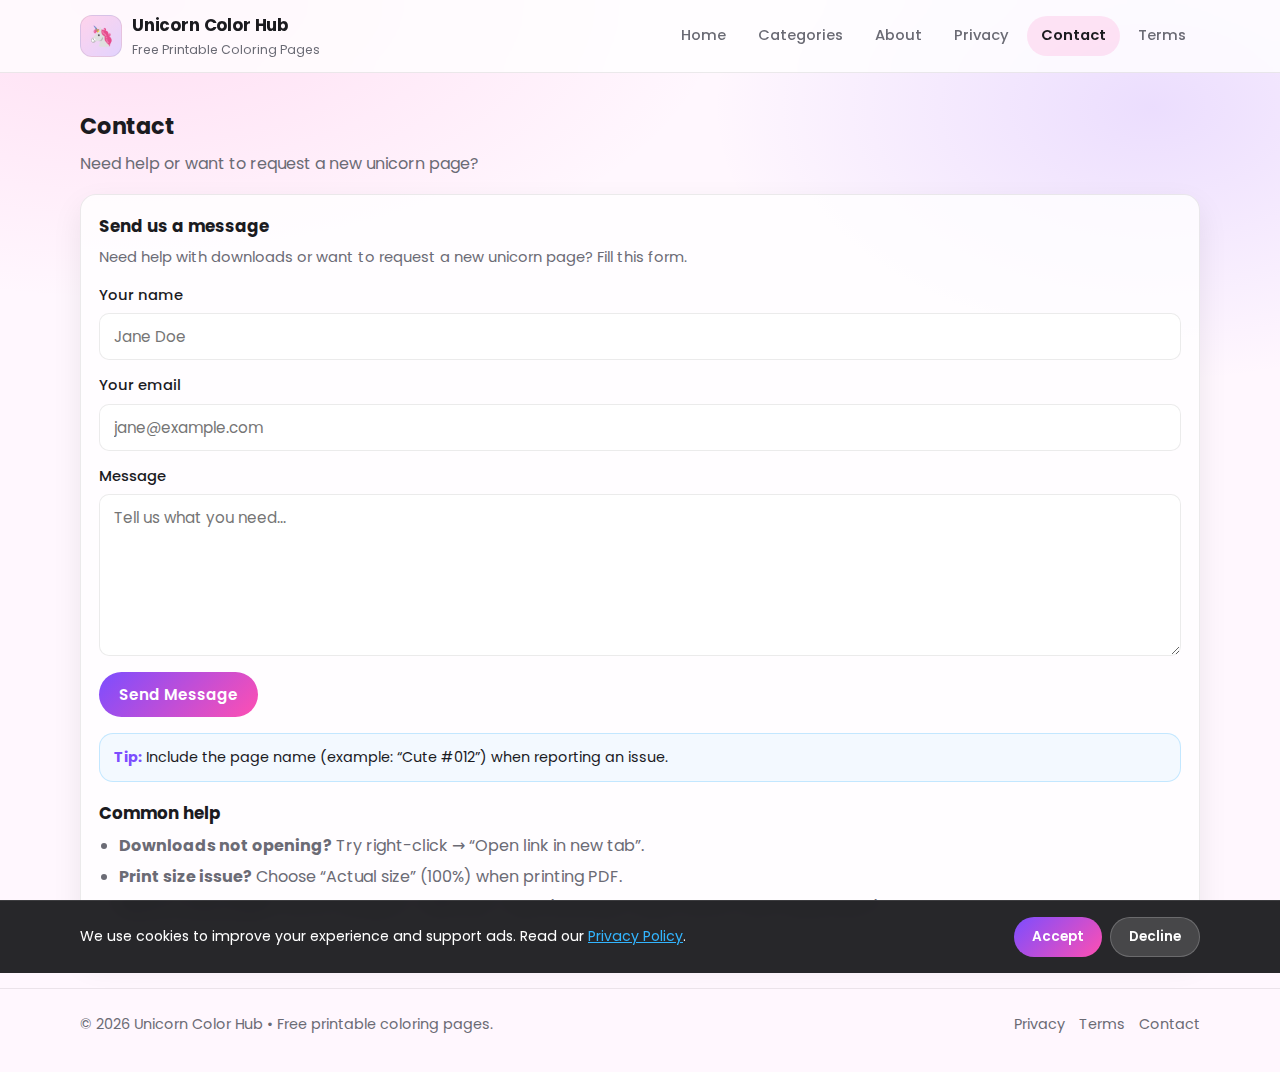
<file: contact.html>
<!doctype html>
<html lang="en">
<head>
  <meta charset="utf-8" />
  <meta name="viewport" content="width=device-width, initial-scale=1" />
  <title>Contact - Unicorn Color Hub</title>
  <meta name="description" content="Contact Unicorn Color Hub. Get help with downloads or request new unicorn coloring pages." />
  <meta property="og:title" content="Contact - Unicorn Color Hub" />
  <meta property="og:description" content="Get help with downloads or request new unicorn coloring pages." />
  <meta property="og:type" content="website" />
  <meta property="og:site_name" content="Unicorn Color Hub" />
  <link rel="canonical" href="https://unicorn-color-hub.netlify.app/contact" />
 <link rel="icon" href="data:image/svg+xml,<svg xmlns='http://www.w3.org/2000/svg' viewBox='0 0 100 100'><text y='.9em' font-size='90'>&#x1F984;</text></svg>" />
  <link rel="preconnect" href="https://fonts.googleapis.com" />
  <link rel="preconnect" href="https://fonts.gstatic.com" crossorigin />
  <link href="https://fonts.googleapis.com/css2?family=Poppins:wght@300;400;500;600;700&display=swap" rel="stylesheet" />
  <link rel="stylesheet" href="style.css" />
</head>
<body>

  <header class="site-header">
    <div class="container header-inner">
      <a class="brand" href="index.html">
        <span class="logo">&#x1F984;</span>
        <span class="brand-text">
          <strong>Unicorn Color Hub</strong>
          <small>Free Printable Coloring Pages</small>
        </span>
      </a>
      <nav class="nav" id="mainNav">
        <a href="index.html">Home</a>
        <a href="categories.html">Categories</a>
        <a href="about.html">About</a>
        <a href="privacy.html">Privacy</a>
        <a href="contact.html" class="active">Contact</a>
        <a href="terms.html">Terms</a>
      </nav>
      <button class="nav-toggle" id="navToggle" aria-label="Open menu" aria-expanded="false">&#9776;</button>
    </div>
  </header>

  <main class="section">
    <div class="container">
      <div class="section-head">
        <h1>Contact</h1>
        <p>Need help or want to request a new unicorn page?</p>
      </div>

      <div class="card" style="padding:18px;">
        <h3 style="margin-top:0;">Send us a message</h3>
        <p class="muted">
          Need help with downloads or want to request a new unicorn page? Fill this form.
        </p>

        <!-- Netlify Form -->
       <form name="contact" method="POST" data-netlify="true" action="/thanks.html">
       <input type="hidden" name="form-name" value="contact">

          <label>Your name</label>
          <input type="text" name="name" required placeholder="Jane Doe" />

          <label>Your email</label>
          <input type="email" name="email" required placeholder="jane@example.com" />

          <label>Message</label>
          <textarea name="message" rows="6" required placeholder="Tell us what you need..."></textarea>

          <button class="btn primary" type="submit" style="margin-top:16px;">Send Message</button>
        </form>

        <div class="note" style="margin-top:16px;">
          <strong>Tip:</strong> Include the page name (example: &#8220;Cute #012&#8221;) when reporting an issue.
        </div>

        <h3 style="margin-top:18px;">Common help</h3>
        <ul class="muted">
          <li><strong>Downloads not opening?</strong> Try right-click &#8594; &#8220;Open link in new tab&#8221;.</li>
          <li><strong>Print size issue?</strong> Choose &#8220;Actual size&#8221; (100%) when printing PDF.</li>
          <li><strong>Want a new style?</strong> Tell us: category + difficulty + idea (example: &#8220;Baby unicorn with teddy bear&#8221;).</li>
        </ul>
      </div>
    </div>
  </main>

  <footer class="footer">
    <div class="container footer-inner">
      <p>&copy; <span id="year"></span> Unicorn Color Hub &#8226; Free printable coloring pages.</p>
      <div class="footer-links">
        <a href="privacy.html">Privacy</a>
        <a href="terms.html">Terms</a>
        <a href="contact.html">Contact</a>
      </div>
    </div>
  </footer>

  <button class="back-to-top" id="backToTop" aria-label="Back to top">&#8593;</button>

  <div class="cookie-banner" id="cookieBanner">
    <div class="container cookie-inner">
      <p>We use cookies to improve your experience and support ads. Read our <a href="privacy.html">Privacy Policy</a>.</p>
      <div class="cookie-btns">
        <button class="accept-btn" id="cookieAccept">Accept</button>
        <button class="decline-btn" id="cookieDecline">Decline</button>
      </div>
    </div>
  </div>

  <script>
    document.getElementById("year").textContent = new Date().getFullYear();
    const toggle = document.getElementById("navToggle");
    const nav = document.getElementById("mainNav");
    toggle.addEventListener("click", () => { const o = nav.classList.toggle("open"); toggle.setAttribute("aria-expanded", o); });
    document.addEventListener("click", (e) => { if (!nav.contains(e.target) && !toggle.contains(e.target)) { nav.classList.remove("open"); toggle.setAttribute("aria-expanded","false"); }});
    const btt = document.getElementById("backToTop");
    window.addEventListener("scroll", () => btt.classList.toggle("show", window.scrollY > 400), { passive: true });
    btt.addEventListener("click", () => window.scrollTo({ top: 0, behavior: "smooth" }));
    (function(){const b=document.getElementById("cookieBanner");if(!localStorage.getItem("cookie_consent"))setTimeout(()=>b.classList.add("show"),1200);document.getElementById("cookieAccept").addEventListener("click",()=>{localStorage.setItem("cookie_consent","accepted");b.classList.remove("show")});document.getElementById("cookieDecline").addEventListener("click",()=>{localStorage.setItem("cookie_consent","declined");b.classList.remove("show")})})();
  </script>
</body>
</html>
</file>
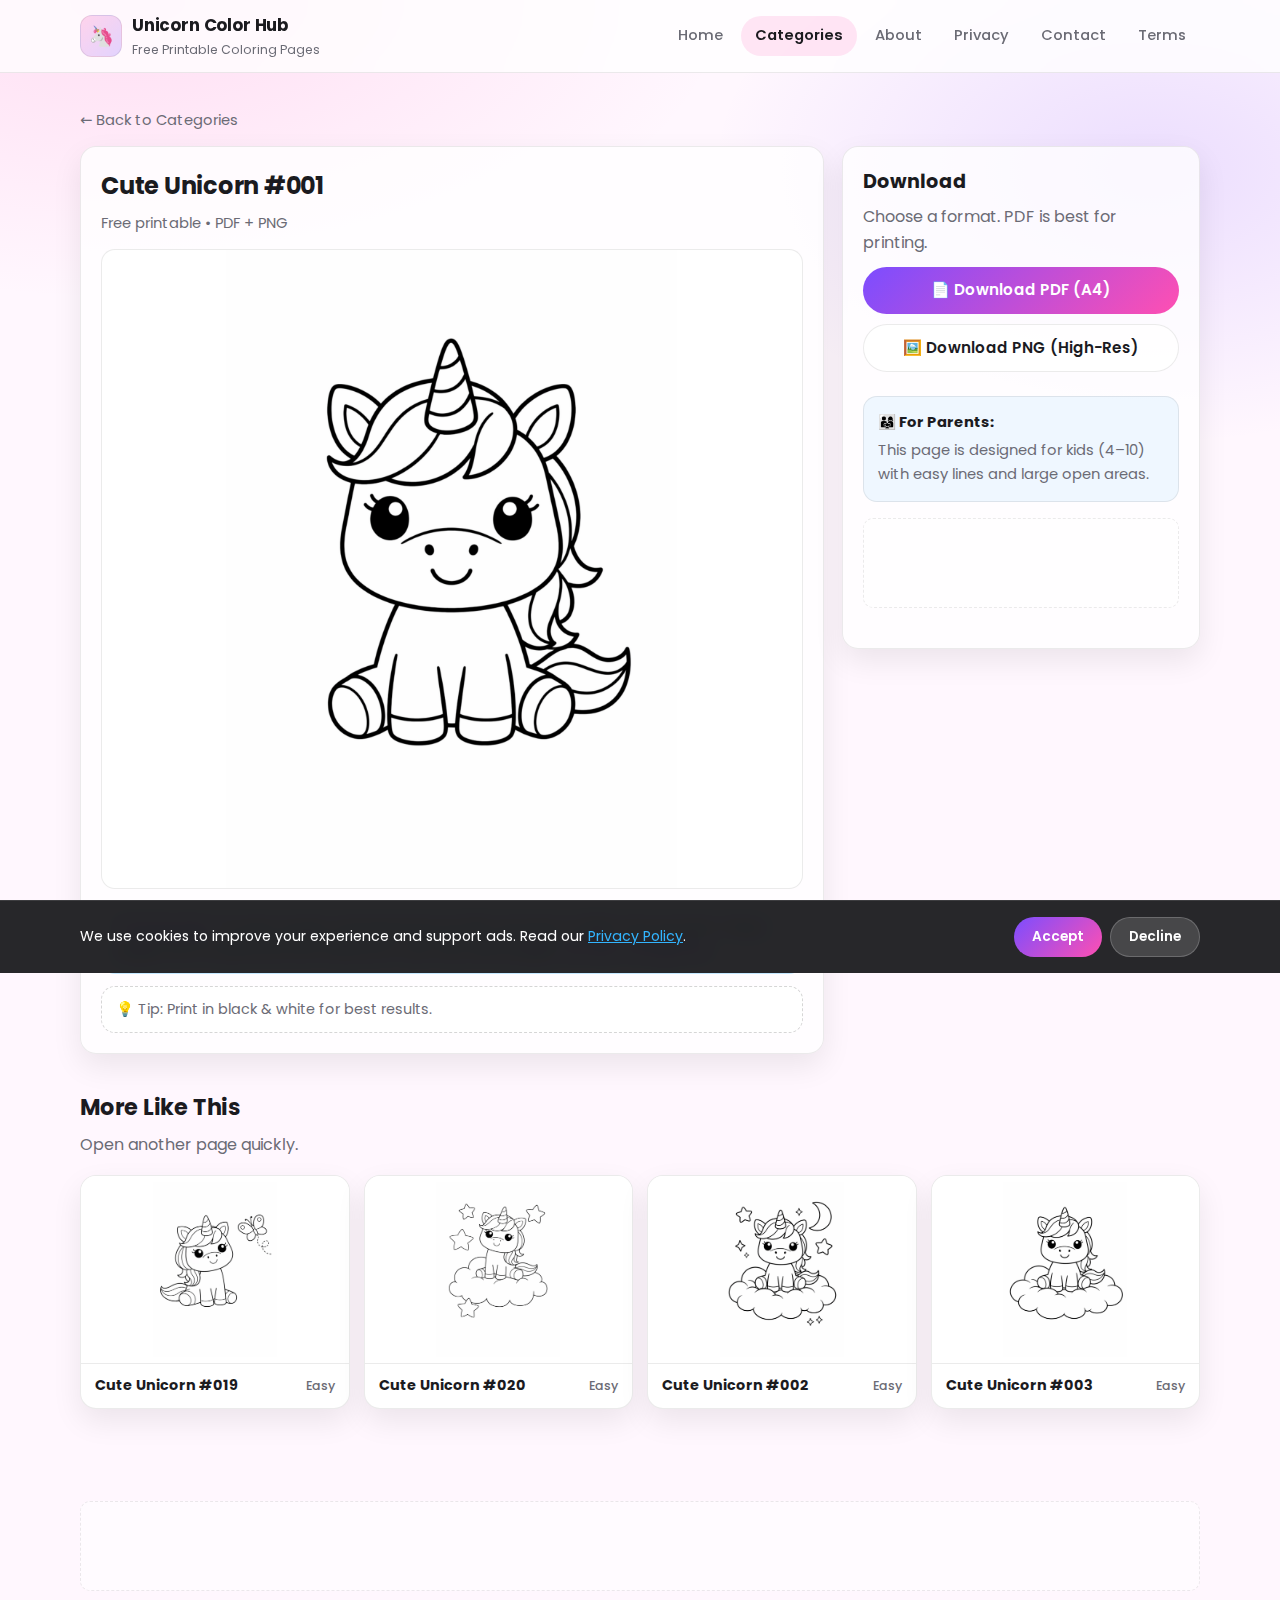
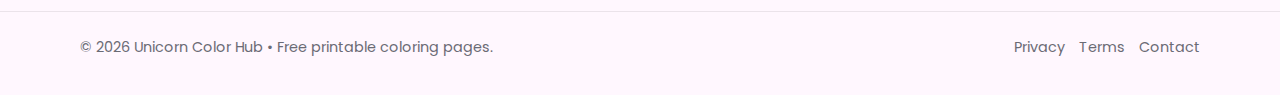
<file: page.html>
<!doctype html>
<html lang="en">
<head>
  <meta charset="utf-8" />
  <meta name="viewport" content="width=device-width, initial-scale=1" />
  <title>Unicorn Coloring Page (PDF + PNG) - Unicorn Color Hub</title>
  <meta name="robots" content="index,follow" />
  <meta name="description" content="Download this free unicorn coloring page as A4 PDF or high-res PNG. Thick outlines, kid-friendly design for ages 4-10." />

  <meta property="og:title" content="Unicorn Coloring Page - Free PDF &amp; PNG Download" />
  <meta property="og:description" content="Download this free unicorn coloring page. A4 PDF for printing or high-res PNG for tablets." />
  <meta property="og:type" content="article" />
  <meta property="og:site_name" content="Unicorn Color Hub" />

  <link rel="icon" href="data:image/svg+xml,<svg xmlns='http://www.w3.org/2000/svg' viewBox='0 0 100 100'><text y='.9em' font-size='90'>&#x1F984;</text></svg>" />

  <link rel="preconnect" href="https://fonts.googleapis.com" />
  <link rel="preconnect" href="https://fonts.gstatic.com" crossorigin />
  <link href="https://fonts.googleapis.com/css2?family=Poppins:wght@300;400;500;600;700&display=swap" rel="stylesheet" />

  <link rel="stylesheet" href="style.css" />
</head>
<body>

  <header class="site-header">
    <div class="container header-inner">
      <a class="brand" href="index.html">
        <span class="logo">&#x1F984;</span>
        <span class="brand-text">
          <strong>Unicorn Color Hub</strong>
          <small>Free Printable Coloring Pages</small>
        </span>
      </a>
      <nav class="nav" id="mainNav">
        <a href="index.html">Home</a>
        <a href="categories.html" class="active">Categories</a>
        <a href="about.html">About</a>
        <a href="privacy.html">Privacy</a>
        <a href="contact.html">Contact</a>
        <a href="terms.html">Terms</a>
      </nav>
      <button class="nav-toggle" id="navToggle" aria-label="Open menu" aria-expanded="false">&#9776;</button>
    </div>
  </header>

  <main class="section">
    <div class="container">

      <div class="breadcrumb">
        <a href="categories.html">&#8592; Back to Categories</a>
      </div>

      <div class="page-layout">
        <!-- Preview -->
        <div class="preview-card">
          <div class="preview-head">
            <h1 id="pageTitle">Cute Unicorn #001</h1>
            <p id="pageInfo">Free printable &#8226; PDF + PNG</p>
          </div>

          <img id="previewImg" class="preview-img" src="assets/pages/cute-unicorn-001.png" alt="Unicorn coloring page preview" />

          <div class="note" style="margin-top:14px;">
            <strong>Printing tips:</strong>
            For best results, download the A4 PDF and print at 100% (Actual size).
            These pages are for personal and classroom use only.
            More pages: <a href="categories.html"><strong>Browse categories</strong></a>.
          </div>

          <div class="hint">
            &#x1F4A1; Tip: Print in black &amp; white for best results.
          </div>
        </div>

        <!-- Download sidebar -->
        <aside class="download-card">
          <h2>Download</h2>
          <p class="muted">Choose a format. PDF is best for printing.</p>

          <a id="pdfLink" class="btn primary full" href="assets/pdf/cute-unicorn-001.pdf" download>
            &#x1F4C4; Download PDF (A4)
          </a>
          <a id="pngLink" class="btn ghost full" href="assets/pages/cute-unicorn-001.png" download>
            &#x1F5BC;&#xFE0F; Download PNG (High-Res)
          </a>

          <div class="small-box">
            <strong>&#x1F468;&#x200D;&#x1F469;&#x200D;&#x1F467; For Parents:</strong>
            <p class="muted">This page is designed for kids (4&#8211;10) with easy lines and large open areas.</p>
          </div>

          <div class="ad-slot" style="margin-top:16px;">
            <!-- AdSense code goes here -->
          </div>
        </aside>
      </div>

      <!-- More like this -->
      <section class="section">
        <div class="section-head">
          <h2>More Like This</h2>
          <p>Open another page quickly.</p>
        </div>
        <div class="grid-4" id="moreLikeGrid"></div>
      </section>

    </div>
  </main>

  <div class="container">
    <div class="ad-slot" id="ad-page-bottom"><!-- AdSense --></div>
  </div>

  <footer class="footer">
    <div class="container footer-inner">
      <p>&copy; <span id="year"></span> Unicorn Color Hub &#8226; Free printable coloring pages.</p>
      <div class="footer-links">
        <a href="privacy.html">Privacy</a>
        <a href="terms.html">Terms</a>
        <a href="contact.html">Contact</a>
      </div>
    </div>
  </footer>

  <button class="back-to-top" id="backToTop" aria-label="Back to top">&#8593;</button>

  <div class="cookie-banner" id="cookieBanner">
    <div class="container cookie-inner">
      <p>We use cookies to improve your experience and support ads. Read our <a href="privacy.html">Privacy Policy</a>.</p>
      <div class="cookie-btns">
        <button class="accept-btn" id="cookieAccept">Accept</button>
        <button class="decline-btn" id="cookieDecline">Decline</button>
      </div>
    </div>
  </div>

  <script>
    document.getElementById("year").textContent = new Date().getFullYear();
    const toggle = document.getElementById("navToggle");
    const nav = document.getElementById("mainNav");
    toggle.addEventListener("click", () => { const o = nav.classList.toggle("open"); toggle.setAttribute("aria-expanded", o); });
    document.addEventListener("click", (e) => { if (!nav.contains(e.target) && !toggle.contains(e.target)) { nav.classList.remove("open"); toggle.setAttribute("aria-expanded","false"); }});
    const btt = document.getElementById("backToTop");
    window.addEventListener("scroll", () => btt.classList.toggle("show", window.scrollY > 400), { passive: true });
    btt.addEventListener("click", () => window.scrollTo({ top: 0, behavior: "smooth" }));
    (function(){const b=document.getElementById("cookieBanner");if(!localStorage.getItem("cookie_consent"))setTimeout(()=>b.classList.add("show"),1200);document.getElementById("cookieAccept").addEventListener("click",()=>{localStorage.setItem("cookie_consent","accepted");b.classList.remove("show")});document.getElementById("cookieDecline").addEventListener("click",()=>{localStorage.setItem("cookie_consent","declined");b.classList.remove("show")})})();

    // Dynamic page loader
    const params = new URLSearchParams(location.search);
    const slug  = params.get("slug")  || "cute-unicorn-001";
    const title = params.get("title") || "Cute Unicorn #001";
    const imgPath = "assets/pages/" + slug + ".png";
    const pdfPath = "assets/pdf/" + slug + ".pdf";

    document.getElementById("pageTitle").textContent = title;
    document.getElementById("previewImg").src = imgPath;
    document.getElementById("previewImg").alt = title + " coloring page preview";
    document.getElementById("pngLink").href = imgPath;
    document.getElementById("pdfLink").href = pdfPath;
    document.title = title + " Coloring Page (PDF + PNG) - Unicorn Color Hub";

    // More Like This
    (function () {
      var grid = document.getElementById("moreLikeGrid");
      if (!grid) return;
      var cat = "cute";
      if (slug.indexOf("princess") === 0) cat = "princess";
      else if (slug.indexOf("baby") === 0) cat = "baby";
      var match = slug.match(/(\d+)$/);
      var currentNum = match ? parseInt(match[1], 10) : 1;
      var suggestions = [];
      var offsets = [-2, -1, 1, 2];
      for (var i = 0; i < offsets.length; i++) {
        var num = currentNum + offsets[i];
        if (num < 1) num = 20 + num;
        if (num > 20) num = num - 20;
        var pad = String(num).padStart(3, "0");
        var s = cat + "-unicorn-" + pad;
        var t = cat.charAt(0).toUpperCase() + cat.slice(1) + " Unicorn #" + pad;
        suggestions.push({ slug: s, title: t, num: pad });
      }
      var html = "";
      for (var j = 0; j < suggestions.length; j++) {
        var item = suggestions[j];
        html += '<a class="thumb" href="page.html?slug=' + item.slug + '&title=' + encodeURIComponent(item.title) + '">' +
          '<div class="thumb-img"><img src="assets/pages/' + item.slug + '.png" alt="' + item.title + ' thumbnail" loading="lazy"></div>' +
          '<div class="thumb-meta"><strong>' + item.title.split(" ").slice(0,2).join(" ") + ' #' + item.num + '</strong><small>Easy</small></div></a>';
      }
      grid.innerHTML = html;
    })();
  </script>
</body>
</html>
</file>
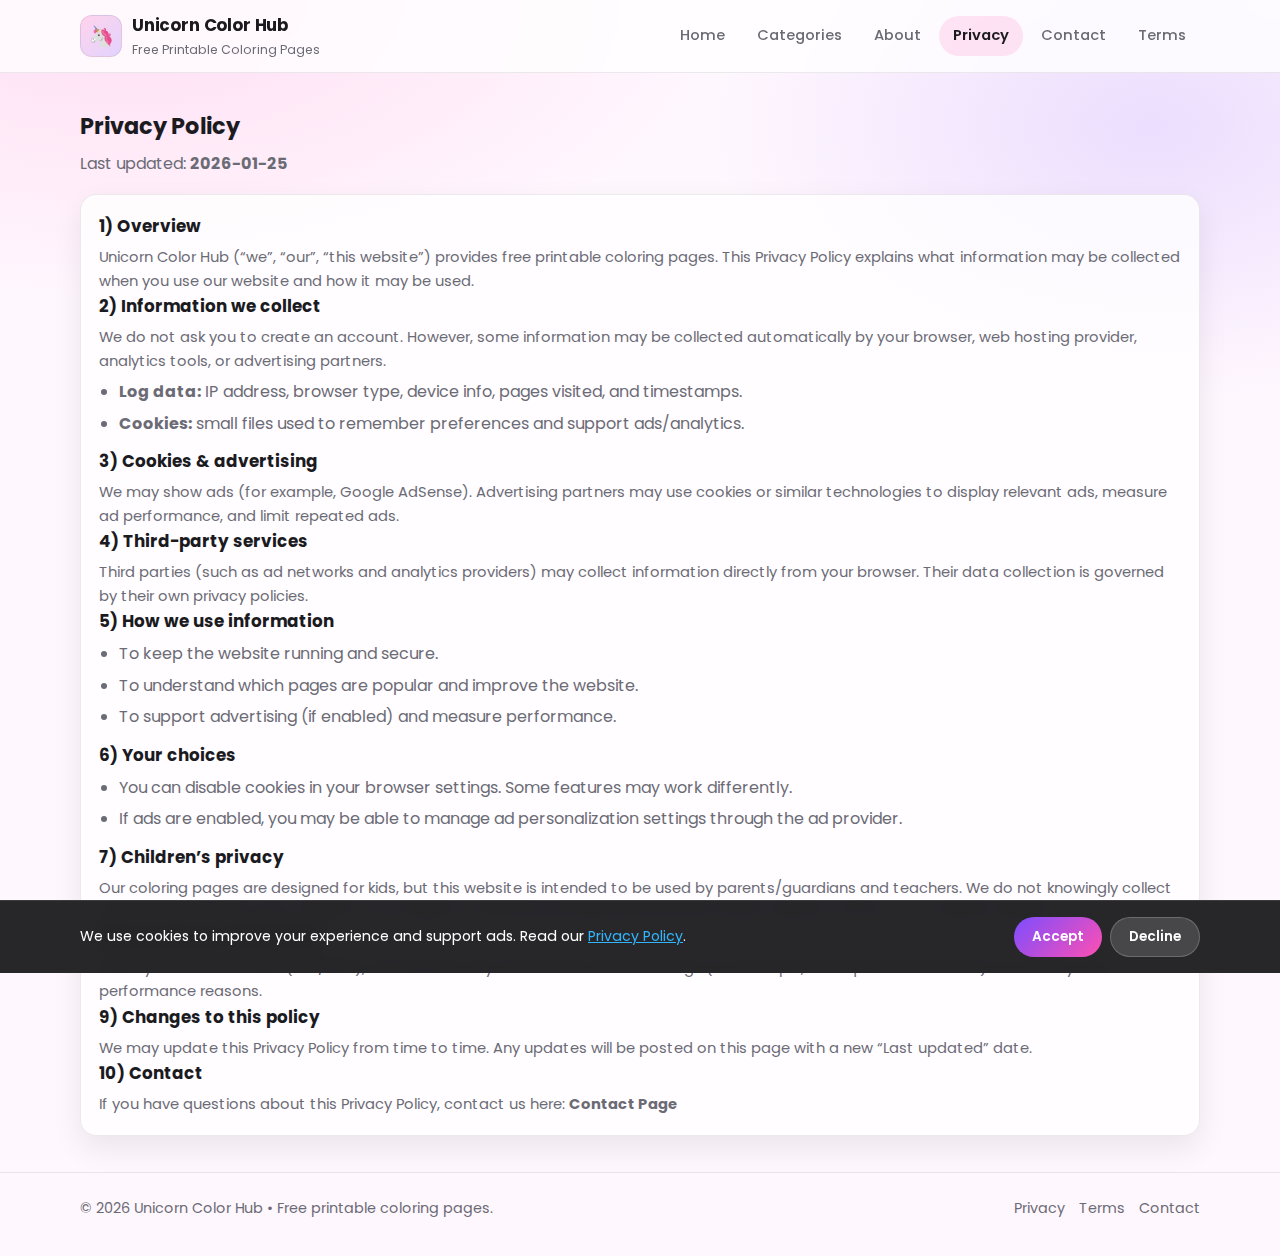
<file: privacy.html>
<!doctype html>
<html lang="en">
<head>
  <meta charset="utf-8" />
  <meta name="viewport" content="width=device-width, initial-scale=1" />
  <title>Privacy Policy - Unicorn Color Hub</title>
  <meta name="description" content="Privacy Policy for Unicorn Color Hub. Learn how we use cookies and third-party ads." />
  <meta property="og:title" content="Privacy Policy - Unicorn Color Hub" />
  <meta property="og:type" content="website" />
  <meta property="og:site_name" content="Unicorn Color Hub" />
  <link rel="canonical" href="https://unicorncolorhub.com/privacy.html" />
  <link rel="icon" href="data:image/svg+xml,<svg xmlns='http://www.w3.org/2000/svg' viewBox='0 0 100 100'><text y='.9em' font-size='90'>&#x1F984;</text></svg>" />
  <link rel="preconnect" href="https://fonts.googleapis.com" />
  <link rel="preconnect" href="https://fonts.gstatic.com" crossorigin />
  <link href="https://fonts.googleapis.com/css2?family=Poppins:wght@300;400;500;600;700&display=swap" rel="stylesheet" />
  <link rel="stylesheet" href="style.css" />
</head>
<body>

  <header class="site-header">
    <div class="container header-inner">
      <a class="brand" href="index.html">
        <span class="logo">&#x1F984;</span>
        <span class="brand-text">
          <strong>Unicorn Color Hub</strong>
          <small>Free Printable Coloring Pages</small>
        </span>
      </a>
      <nav class="nav" id="mainNav">
        <a href="index.html">Home</a>
        <a href="categories.html">Categories</a>
        <a href="about.html">About</a>
        <a href="privacy.html" class="active">Privacy</a>
        <a href="contact.html">Contact</a>
        <a href="terms.html">Terms</a>
      </nav>
      <button class="nav-toggle" id="navToggle" aria-label="Open menu" aria-expanded="false">&#9776;</button>
    </div>
  </header>

  <main class="section">
    <div class="container">
      <div class="section-head">
        <h1>Privacy Policy</h1>
        <p>Last updated: <strong>2026-01-25</strong></p>
      </div>

      <div class="card" style="padding:18px;">
        <h3 style="margin-top:0;">1) Overview</h3>
        <p class="muted">
          Unicorn Color Hub (&#8220;we&#8221;, &#8220;our&#8221;, &#8220;this website&#8221;) provides free printable coloring pages.
          This Privacy Policy explains what information may be collected when you use our website and how it may be used.
        </p>

        <h3>2) Information we collect</h3>
        <p class="muted">
          We do not ask you to create an account. However, some information may be collected automatically by your browser,
          web hosting provider, analytics tools, or advertising partners.
        </p>
        <ul class="muted">
          <li><strong>Log data:</strong> IP address, browser type, device info, pages visited, and timestamps.</li>
          <li><strong>Cookies:</strong> small files used to remember preferences and support ads/analytics.</li>
        </ul>

        <h3>3) Cookies &amp; advertising</h3>
        <p class="muted">
          We may show ads (for example, Google AdSense). Advertising partners may use cookies or similar technologies
          to display relevant ads, measure ad performance, and limit repeated ads.
        </p>

        <h3>4) Third-party services</h3>
        <p class="muted">
          Third parties (such as ad networks and analytics providers) may collect information directly from your browser.
          Their data collection is governed by their own privacy policies.
        </p>

        <h3>5) How we use information</h3>
        <ul class="muted">
          <li>To keep the website running and secure.</li>
          <li>To understand which pages are popular and improve the website.</li>
          <li>To support advertising (if enabled) and measure performance.</li>
        </ul>

        <h3>6) Your choices</h3>
        <ul class="muted">
          <li>You can disable cookies in your browser settings. Some features may work differently.</li>
          <li>If ads are enabled, you may be able to manage ad personalization settings through the ad provider.</li>
        </ul>

        <h3>7) Children&#8217;s privacy</h3>
        <p class="muted">
          Our coloring pages are designed for kids, but this website is intended to be used by parents/guardians and teachers.
          We do not knowingly collect personal information from children.
          If you believe a child has provided personal information, please contact us to request deletion.
        </p>

        <h3>8) Downloads (PDF/PNG)</h3>
        <p class="muted">
          When you download files (PDF/PNG), the website may record basic download logs (for example, file requested and time)
          for security and performance reasons.
        </p>

        <h3>9) Changes to this policy</h3>
        <p class="muted">
          We may update this Privacy Policy from time to time. Any updates will be posted on this page with a new &#8220;Last updated&#8221; date.
        </p>

        <h3>10) Contact</h3>
        <p class="muted">
          If you have questions about this Privacy Policy, contact us here:
          <a href="contact.html"><strong>Contact Page</strong></a>
        </p>
      </div>
    </div>
  </main>

  <footer class="footer">
    <div class="container footer-inner">
      <p>&copy; <span id="year"></span> Unicorn Color Hub &#8226; Free printable coloring pages.</p>
      <div class="footer-links">
        <a href="privacy.html">Privacy</a>
        <a href="terms.html">Terms</a>
        <a href="contact.html">Contact</a>
      </div>
    </div>
  </footer>

  <button class="back-to-top" id="backToTop" aria-label="Back to top">&#8593;</button>

  <div class="cookie-banner" id="cookieBanner">
    <div class="container cookie-inner">
      <p>We use cookies to improve your experience and support ads. Read our <a href="privacy.html">Privacy Policy</a>.</p>
      <div class="cookie-btns">
        <button class="accept-btn" id="cookieAccept">Accept</button>
        <button class="decline-btn" id="cookieDecline">Decline</button>
      </div>
    </div>
  </div>

  <script>
    document.getElementById("year").textContent = new Date().getFullYear();
    const toggle = document.getElementById("navToggle");
    const nav = document.getElementById("mainNav");
    toggle.addEventListener("click", () => { const o = nav.classList.toggle("open"); toggle.setAttribute("aria-expanded", o); });
    document.addEventListener("click", (e) => { if (!nav.contains(e.target) && !toggle.contains(e.target)) { nav.classList.remove("open"); toggle.setAttribute("aria-expanded","false"); }});
    const btt = document.getElementById("backToTop");
    window.addEventListener("scroll", () => btt.classList.toggle("show", window.scrollY > 400), { passive: true });
    btt.addEventListener("click", () => window.scrollTo({ top: 0, behavior: "smooth" }));
    (function(){const b=document.getElementById("cookieBanner");if(!localStorage.getItem("cookie_consent"))setTimeout(()=>b.classList.add("show"),1200);document.getElementById("cookieAccept").addEventListener("click",()=>{localStorage.setItem("cookie_consent","accepted");b.classList.remove("show")});document.getElementById("cookieDecline").addEventListener("click",()=>{localStorage.setItem("cookie_consent","declined");b.classList.remove("show")})})();
  </script>
</body>
</html>
</file>
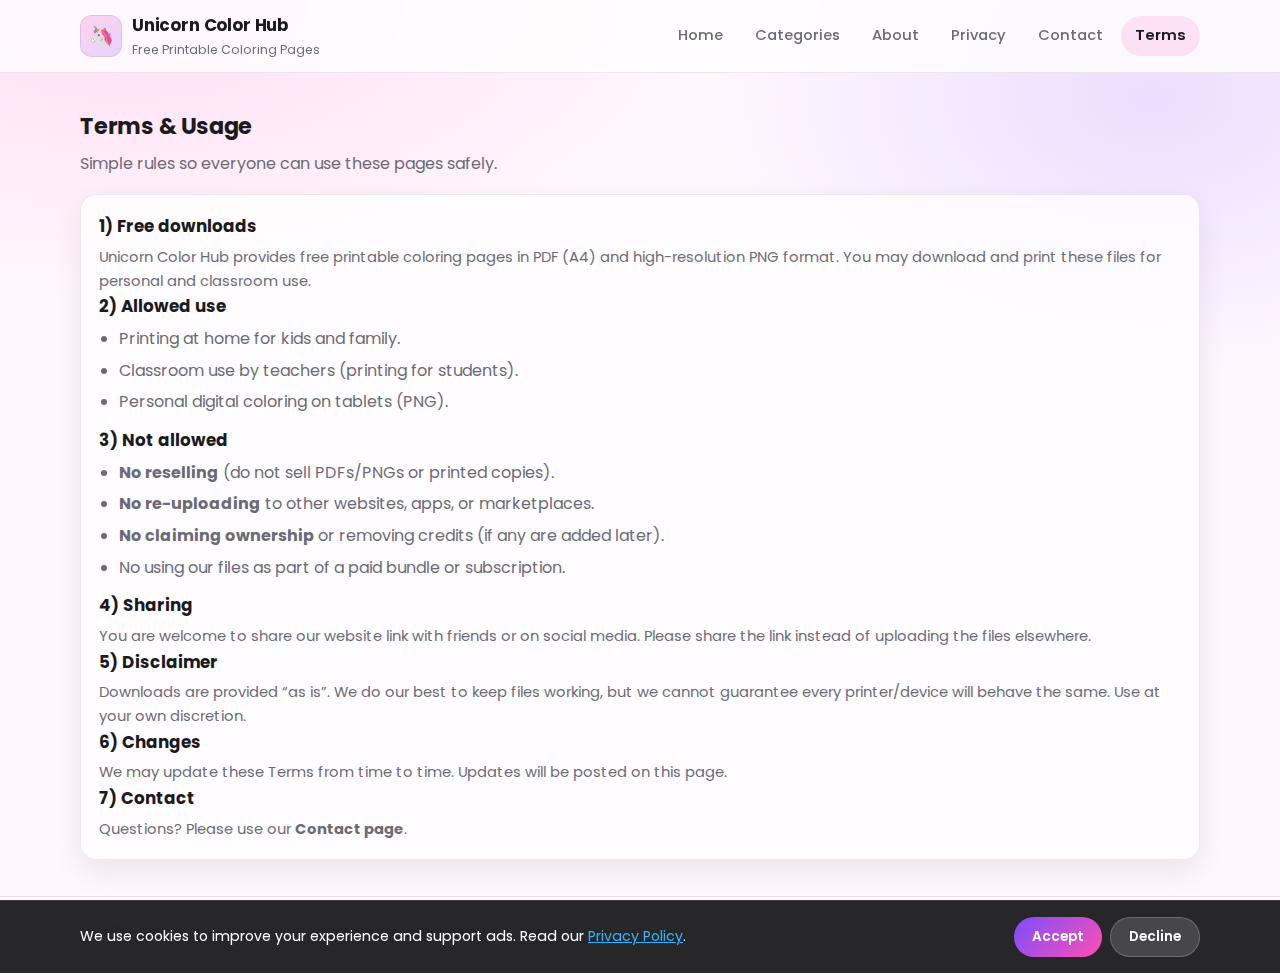
<file: terms.html>
<!doctype html>
<html lang="en">
<head>
  <meta charset="utf-8" />
  <meta name="viewport" content="width=device-width, initial-scale=1" />
  <title>Terms &amp; Usage - Unicorn Color Hub</title>
  <meta name="description" content="Terms and usage rules for Unicorn Color Hub printable unicorn coloring pages." />
  <meta property="og:title" content="Terms &amp; Usage - Unicorn Color Hub" />
  <meta property="og:type" content="website" />
  <meta property="og:site_name" content="Unicorn Color Hub" />
  <link rel="canonical" href="https://unicorncolorhub.com/terms.html" />
  <link rel="icon" href="data:image/svg+xml,<svg xmlns='http://www.w3.org/2000/svg' viewBox='0 0 100 100'><text y='.9em' font-size='90'>&#x1F984;</text></svg>" />
  <link rel="preconnect" href="https://fonts.googleapis.com" />
  <link rel="preconnect" href="https://fonts.gstatic.com" crossorigin />
  <link href="https://fonts.googleapis.com/css2?family=Poppins:wght@300;400;500;600;700&display=swap" rel="stylesheet" />
  <link rel="stylesheet" href="style.css" />
</head>
<body>

  <header class="site-header">
    <div class="container header-inner">
      <a class="brand" href="index.html">
        <span class="logo">&#x1F984;</span>
        <span class="brand-text">
          <strong>Unicorn Color Hub</strong>
          <small>Free Printable Coloring Pages</small>
        </span>
      </a>
      <nav class="nav" id="mainNav">
        <a href="index.html">Home</a>
        <a href="categories.html">Categories</a>
        <a href="about.html">About</a>
        <a href="privacy.html">Privacy</a>
        <a href="contact.html">Contact</a>
        <a href="terms.html" class="active">Terms</a>
      </nav>
      <button class="nav-toggle" id="navToggle" aria-label="Open menu" aria-expanded="false">&#9776;</button>
    </div>
  </header>

  <main class="section">
    <div class="container">
      <div class="section-head">
        <h1>Terms &amp; Usage</h1>
        <p>Simple rules so everyone can use these pages safely.</p>
      </div>

      <div class="card" style="padding:18px;">
        <h3 style="margin-top:0;">1) Free downloads</h3>
        <p class="muted">
          Unicorn Color Hub provides free printable coloring pages in PDF (A4) and high-resolution PNG format.
          You may download and print these files for personal and classroom use.
        </p>

        <h3>2) Allowed use</h3>
        <ul class="muted">
          <li>Printing at home for kids and family.</li>
          <li>Classroom use by teachers (printing for students).</li>
          <li>Personal digital coloring on tablets (PNG).</li>
        </ul>

        <h3>3) Not allowed</h3>
        <ul class="muted">
          <li><strong>No reselling</strong> (do not sell PDFs/PNGs or printed copies).</li>
          <li><strong>No re-uploading</strong> to other websites, apps, or marketplaces.</li>
          <li><strong>No claiming ownership</strong> or removing credits (if any are added later).</li>
          <li>No using our files as part of a paid bundle or subscription.</li>
        </ul>

        <h3>4) Sharing</h3>
        <p class="muted">
          You are welcome to share our website link with friends or on social media.
          Please share the link instead of uploading the files elsewhere.
        </p>

        <h3>5) Disclaimer</h3>
        <p class="muted">
          Downloads are provided &#8220;as is&#8221;. We do our best to keep files working, but we cannot guarantee
          every printer/device will behave the same. Use at your own discretion.
        </p>

        <h3>6) Changes</h3>
        <p class="muted">
          We may update these Terms from time to time. Updates will be posted on this page.
        </p>

        <h3>7) Contact</h3>
        <p class="muted">
          Questions? Please use our <a href="contact.html"><strong>Contact page</strong></a>.
        </p>
      </div>
    </div>
  </main>

  <footer class="footer">
    <div class="container footer-inner">
      <p>&copy; <span id="year"></span> Unicorn Color Hub &#8226; Free printable coloring pages.</p>
      <div class="footer-links">
        <a href="privacy.html">Privacy</a>
        <a href="terms.html">Terms</a>
        <a href="contact.html">Contact</a>
      </div>
    </div>
  </footer>

  <button class="back-to-top" id="backToTop" aria-label="Back to top">&#8593;</button>

  <div class="cookie-banner" id="cookieBanner">
    <div class="container cookie-inner">
      <p>We use cookies to improve your experience and support ads. Read our <a href="privacy.html">Privacy Policy</a>.</p>
      <div class="cookie-btns">
        <button class="accept-btn" id="cookieAccept">Accept</button>
        <button class="decline-btn" id="cookieDecline">Decline</button>
      </div>
    </div>
  </div>

  <script>
    document.getElementById("year").textContent = new Date().getFullYear();
    const toggle = document.getElementById("navToggle");
    const nav = document.getElementById("mainNav");
    toggle.addEventListener("click", () => { const o = nav.classList.toggle("open"); toggle.setAttribute("aria-expanded", o); });
    document.addEventListener("click", (e) => { if (!nav.contains(e.target) && !toggle.contains(e.target)) { nav.classList.remove("open"); toggle.setAttribute("aria-expanded","false"); }});
    const btt = document.getElementById("backToTop");
    window.addEventListener("scroll", () => btt.classList.toggle("show", window.scrollY > 400), { passive: true });
    btt.addEventListener("click", () => window.scrollTo({ top: 0, behavior: "smooth" }));
    (function(){const b=document.getElementById("cookieBanner");if(!localStorage.getItem("cookie_consent"))setTimeout(()=>b.classList.add("show"),1200);document.getElementById("cookieAccept").addEventListener("click",()=>{localStorage.setItem("cookie_consent","accepted");b.classList.remove("show")});document.getElementById("cookieDecline").addEventListener("click",()=>{localStorage.setItem("cookie_consent","declined");b.classList.remove("show")})})();
  </script>
</body>
</html>
</file>
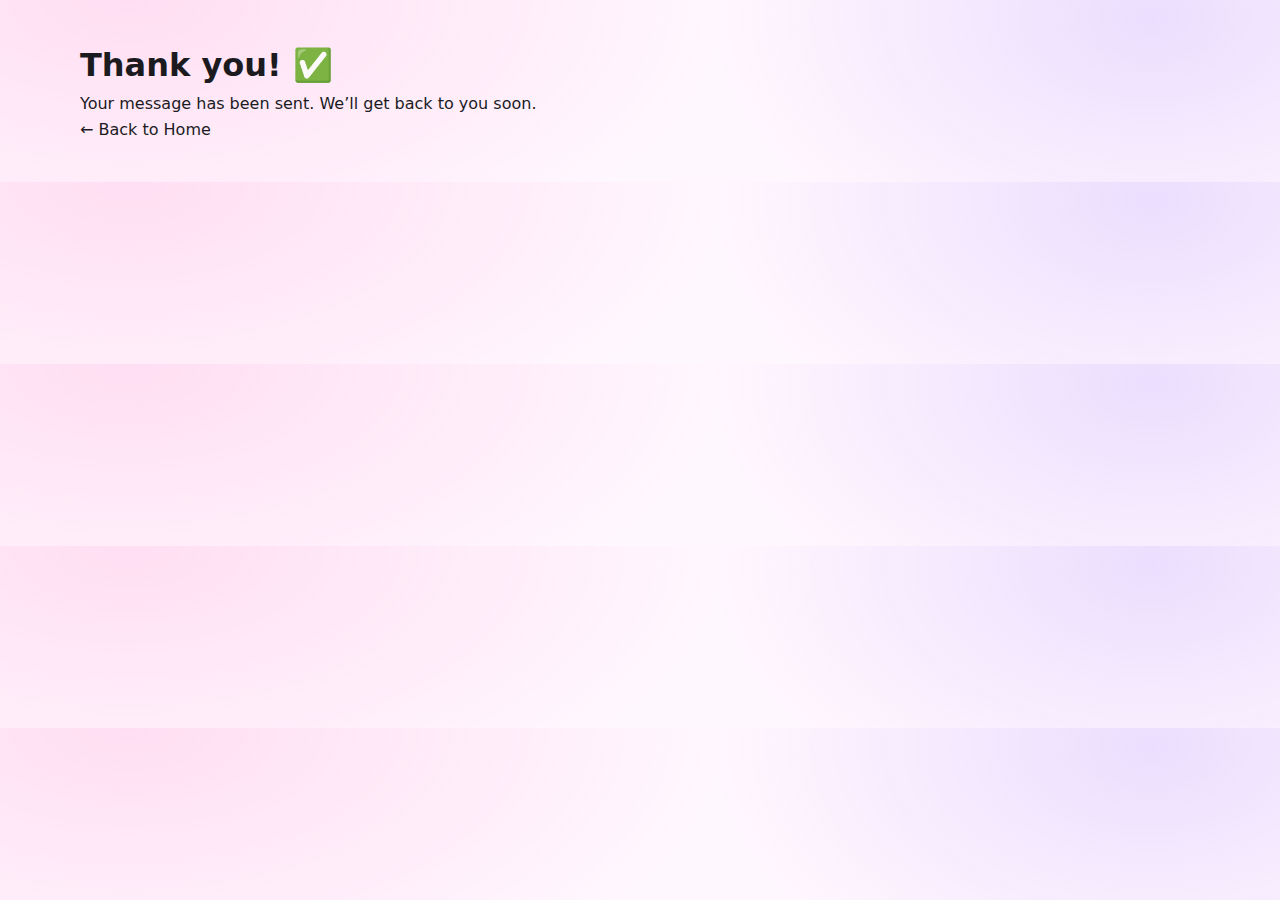
<file: thanks.html>
<!DOCTYPE html>
<html lang="en">
<head>
  <meta charset="UTF-8" />
  <meta name="viewport" content="width=device-width, initial-scale=1.0" />
  <title>Thank you | Unicorn Color Hub</title>
  <link rel="stylesheet" href="style.css" />
</head>
<body>
  <main class="container" style="padding: 40px 0;">
    <h1>Thank you! ✅</h1>
    <p>Your message has been sent. We’ll get back to you soon.</p>
    <p><a href="index.html">← Back to Home</a></p>
  </main>
</body>
</html>
</file>
<file: style.css>
/* ============================================================
   Unicorn Color Hub — Professional Stylesheet (v2.0)
   Bug-free, polished, AdSense-ready, mobile-first
   ============================================================ */

:root {
  --bg: #fff7fe;
  --text: #1b1b1f;
  --muted: #6b6b75;
  --card: #ffffff;
  --line: rgba(0, 0, 0, 0.08);

  --pink: #ff4fb2;
  --purple: #7c4dff;
  --blue: #32b5ff;
  --green: #2ecda7;

  --shadow: 0 12px 30px rgba(0, 0, 0, 0.08);
  --shadow-hover: 0 18px 40px rgba(0, 0, 0, 0.12);
  --radius: 16px;
  --radius-sm: 10px;

  --header-h: 68px;
  --transition: 0.22s cubic-bezier(0.4, 0, 0.2, 1);
}

/* ---- Reset ---- */
*, *::before, *::after { box-sizing: border-box; margin: 0; padding: 0; }
html {
  scroll-behavior: smooth;
  -webkit-text-size-adjust: 100%;
}
body {
  font-family: "Poppins", system-ui, -apple-system, sans-serif;
  background:
    radial-gradient(1000px 500px at 10% 0%, rgba(255, 79, 178, 0.15), transparent 60%),
    radial-gradient(800px 500px at 90% 10%, rgba(124, 77, 255, 0.15), transparent 55%),
    var(--bg);
  color: var(--text);
  line-height: 1.6;
  -webkit-font-smoothing: antialiased;
  -moz-osx-font-smoothing: grayscale;
}
a { color: inherit; text-decoration: none; }
img { max-width: 100%; display: block; }
ul { list-style: none; padding: 0; }
button { font-family: inherit; cursor: pointer; }

.container {
  width: min(1120px, 92%);
  margin: 0 auto;
}

/* ============================================================
   HEADER
   ============================================================ */
.site-header {
  position: sticky;
  top: 0;
  background: rgba(255, 255, 255, 0.78);
  backdrop-filter: blur(14px);
  -webkit-backdrop-filter: blur(14px);
  border-bottom: 1px solid var(--line);
  z-index: 100;
}
.header-inner {
  display: flex;
  align-items: center;
  justify-content: space-between;
  padding: 12px 0;
  gap: 14px;
  min-height: var(--header-h);
}

/* Brand */
.brand {
  display: flex;
  align-items: center;
  gap: 10px;
  flex-shrink: 0;
}
.logo {
  width: 42px; height: 42px;
  display: grid; place-items: center;
  border-radius: 12px;
  background: linear-gradient(135deg, rgba(255, 79, 178, 0.22), rgba(124, 77, 255, 0.22));
  border: 1px solid var(--line);
  font-size: 1.25rem;
}
.brand-text strong {
  display: block;
  font-size: 1.05rem;
  letter-spacing: -0.01em;
}
.brand-text small {
  display: block;
  color: var(--muted);
  font-size: 0.78rem;
  font-weight: 400;
  margin-top: 1px;
}

/* Navigation */
.nav {
  display: flex;
  gap: 4px;
  align-items: center;
}
.nav a {
  padding: 8px 14px;
  border-radius: 999px;
  color: var(--muted);
  font-weight: 500;
  font-size: 0.92rem;
  transition: background var(--transition), color var(--transition);
}
.nav a:hover {
  background: rgba(124, 77, 255, 0.10);
  color: var(--text);
}
.nav a.active {
  background: rgba(255, 79, 178, 0.14);
  color: var(--text);
  font-weight: 600;
}

/* Mobile toggle */
.nav-toggle {
  display: none;
  border: 1px solid var(--line);
  background: #fff;
  border-radius: 12px;
  padding: 8px 10px;
  font-size: 1.2rem;
  line-height: 1;
}

/* ============================================================
   HERO
   ============================================================ */
.hero {
  padding: 48px 0 24px;
}
.hero-inner {
  display: grid;
  grid-template-columns: 1.35fr 0.65fr;
  gap: 18px;
  align-items: stretch;
}

/* Hero text card */
.hero-text {
  background: rgba(255, 255, 255, 0.6);
  border: 1px solid var(--line);
  border-radius: var(--radius);
  box-shadow: var(--shadow);
  padding: 32px 28px;
  animation: fadeUp 0.5s ease both;
}
.hero-text h1 {
  margin: 0 0 12px;
  font-size: clamp(1.65rem, 3.3vw, 2.4rem);
  line-height: 1.15;
  letter-spacing: -0.02em;
}
.hero-text > p {
  margin: 0 0 20px;
  color: var(--muted);
  font-size: 1.02rem;
}

.hero-actions {
  display: flex;
  gap: 10px;
  flex-wrap: wrap;
  margin-bottom: 16px;
}

.hero-badges {
  display: flex;
  gap: 10px;
  flex-wrap: wrap;
}
.badge {
  border: 1px dashed rgba(0, 0, 0, 0.16);
  padding: 7px 13px;
  border-radius: 999px;
  background: rgba(255, 255, 255, 0.65);
  font-size: 0.88rem;
  font-weight: 500;
}

/* Hero side card */
.hero-card {
  background: linear-gradient(180deg, rgba(124, 77, 255, 0.16), rgba(255, 79, 178, 0.12));
  border: 1px solid var(--line);
  border-radius: var(--radius);
  box-shadow: var(--shadow);
  padding: 22px 20px;
  display: flex;
  flex-direction: column;
  justify-content: space-between;
  animation: fadeUp 0.5s 0.1s ease both;
}
.hero-card-top h3 { margin: 0; font-size: 1.15rem; }
.hero-card-top p { margin: 6px 0 0; color: var(--muted); font-size: 0.92rem; }
.hero-card-mid ul {
  margin: 14px 0;
  padding-left: 0;
  color: var(--text);
}
.hero-card-mid li {
  margin: 8px 0;
  font-size: 0.95rem;
}

/* ============================================================
   BUTTONS
   ============================================================ */
.btn {
  display: inline-flex;
  align-items: center;
  justify-content: center;
  padding: 11px 20px;
  border-radius: 999px;
  border: 1px solid var(--line);
  font-weight: 600;
  font-size: 0.95rem;
  cursor: pointer;
  transition: transform var(--transition), box-shadow var(--transition), background var(--transition);
  text-decoration: none;
}
.btn:hover {
  transform: translateY(-1px);
  box-shadow: 0 6px 18px rgba(0, 0, 0, 0.10);
}
.btn:active { transform: translateY(0); }

.btn.primary {
  background: linear-gradient(135deg, var(--purple), var(--pink));
  color: white;
  border: none;
}
.btn.primary:hover {
  box-shadow: 0 8px 22px rgba(124, 77, 255, 0.3);
}
.btn.ghost {
  background: rgba(255, 255, 255, 0.8);
}
.btn.ghost:hover {
  background: #fff;
}
.btn.full { width: 100%; }

/* ============================================================
   SECTIONS
   ============================================================ */
.section {
  padding: 36px 0;
}
.section.alt {
  background: rgba(255, 255, 255, 0.55);
  border-top: 1px solid var(--line);
  border-bottom: 1px solid var(--line);
}
.section-head {
  margin-bottom: 18px;
}
.section-head h1,
.section-head h2 {
  margin: 0;
  font-size: 1.4rem;
  letter-spacing: -0.01em;
}
.section-head p {
  margin: 6px 0 0;
  color: var(--muted);
}

/* ============================================================
   GRIDS
   ============================================================ */
.grid-3 {
  display: grid;
  grid-template-columns: repeat(3, 1fr);
  gap: 14px;
}
.grid-4 {
  display: grid;
  grid-template-columns: repeat(4, 1fr);
  gap: 14px;
}

/* ============================================================
   CARDS
   ============================================================ */
.card {
  background: rgba(255, 255, 255, 0.78);
  border: 1px solid var(--line);
  border-radius: var(--radius);
  padding: 18px;
  box-shadow: var(--shadow);
  transition: transform var(--transition), box-shadow var(--transition);
}
.card:hover {
  transform: translateY(-3px);
  box-shadow: var(--shadow-hover);
}
.card-icon {
  width: 46px; height: 46px;
  display: grid; place-items: center;
  border-radius: 14px;
  background: rgba(50, 181, 255, 0.16);
  border: 1px solid var(--line);
  margin-bottom: 10px;
  font-size: 1.35rem;
}
.card h3 { margin: 0 0 6px; font-size: 1.05rem; }
.card p { margin: 0; color: var(--muted); font-size: 0.92rem; }

/* Card used as content container (about, privacy, terms) */
.card ul {
  padding-left: 20px;
  list-style: disc;
}
.card ul li {
  margin: 6px 0;
}

/* ============================================================
   THUMBNAILS
   ============================================================ */
.thumb {
  background: #fff;
  border: 1px solid var(--line);
  border-radius: var(--radius);
  overflow: hidden;
  box-shadow: var(--shadow);
  transition: transform var(--transition), box-shadow var(--transition);
  display: block;
}
.thumb:hover {
  transform: translateY(-4px);
  box-shadow: var(--shadow-hover);
}

.thumb-img {
  background: #fff;
  display: flex;
  align-items: center;
  justify-content: center;
  padding: 6px;
}
.thumb-img img {
  width: 100%;
  height: 175px;
  object-fit: contain;
  display: block;
  background: #fff;
  border-radius: var(--radius-sm);
}

.thumb-meta {
  padding: 10px 14px;
  display: flex;
  justify-content: space-between;
  align-items: baseline;
  gap: 8px;
  border-top: 1px solid var(--line);
  font-size: 0.9rem;
}
.thumb-meta small {
  color: var(--muted);
  font-size: 0.78rem;
  font-weight: 500;
}

.placeholder {
  height: 175px;
  background:
    linear-gradient(135deg, rgba(124, 77, 255, 0.14), rgba(255, 79, 178, 0.12)),
    repeating-linear-gradient(45deg, rgba(255, 255, 255, 0.30) 0 10px, rgba(255, 255, 255, 0.10) 10px 20px);
}

.center {
  display: flex;
  justify-content: center;
  margin-top: 20px;
}

/* ============================================================
   PAGE DETAIL LAYOUT (page.html)
   ============================================================ */
.breadcrumb {
  margin-bottom: 14px;
  color: var(--muted);
  font-size: 0.92rem;
}
.breadcrumb a {
  transition: color var(--transition);
}
.breadcrumb a:hover {
  color: var(--purple);
  text-decoration: underline;
}

.page-layout {
  display: grid;
  grid-template-columns: 1.35fr 0.65fr;
  gap: 18px;
  align-items: start;
}

.preview-card,
.download-card {
  background: rgba(255, 255, 255, 0.78);
  border: 1px solid var(--line);
  border-radius: var(--radius);
  box-shadow: var(--shadow);
  padding: 20px;
}

.preview-head h1 {
  margin: 0 0 6px;
  font-size: 1.5rem;
  letter-spacing: -0.01em;
}
.preview-head p {
  margin: 0 0 14px;
  color: var(--muted);
  font-size: 0.92rem;
}

.preview-img {
  width: 100%;
  max-height: 640px;
  object-fit: contain;
  height: auto;
  border-radius: 14px;
  border: 1px solid var(--line);
  background: #fff;
}

.hint {
  margin-top: 12px;
  padding: 11px 14px;
  border-radius: 14px;
  border: 1px dashed rgba(0, 0, 0, 0.16);
  background: rgba(255, 255, 255, 0.75);
  color: var(--muted);
  font-size: 0.9rem;
}

.note {
  padding: 12px 14px;
  border-radius: 14px;
  border: 1px solid rgba(50, 181, 255, 0.25);
  background: rgba(50, 181, 255, 0.06);
  font-size: 0.9rem;
  line-height: 1.55;
}
.note strong {
  color: var(--purple);
}

.download-card h2 {
  margin: 0 0 6px;
  font-size: 1.2rem;
}
.download-card .btn {
  margin-bottom: 10px;
}

.muted { color: var(--muted); margin: 0 0 12px; }

.small-box {
  margin-top: 14px;
  padding: 14px;
  border-radius: 14px;
  background: rgba(50, 181, 255, 0.08);
  border: 1px solid var(--line);
  font-size: 0.92rem;
}
.small-box p { margin: 5px 0 0; }

/* ============================================================
   FORMS (Contact Page)
   ============================================================ */
form label {
  display: block;
  margin-top: 14px;
  font-weight: 500;
  font-size: 0.92rem;
  color: var(--text);
}
form input[type="text"],
form input[type="email"],
form textarea {
  display: block;
  width: 100%;
  margin-top: 6px;
  padding: 11px 14px;
  border: 1px solid var(--line);
  border-radius: var(--radius-sm);
  background: rgba(255, 255, 255, 0.9);
  font-family: inherit;
  font-size: 0.95rem;
  color: var(--text);
  transition: border-color var(--transition), box-shadow var(--transition);
  outline: none;
}
form input[type="text"]:focus,
form input[type="email"]:focus,
form textarea:focus {
  border-color: var(--purple);
  box-shadow: 0 0 0 3px rgba(124, 77, 255, 0.12);
}
form textarea {
  resize: vertical;
  min-height: 120px;
}
form .btn[type="submit"] {
  margin-top: 16px;
}

/* ============================================================
   COOKIE CONSENT BANNER
   ============================================================ */
.cookie-banner {
  position: fixed;
  bottom: 0;
  left: 0;
  right: 0;
  z-index: 200;
  background: rgba(27, 27, 31, 0.95);
  backdrop-filter: blur(10px);
  -webkit-backdrop-filter: blur(10px);
  color: #fff;
  padding: 16px 0;
  transform: translateY(100%);
  transition: transform 0.4s ease;
  border-top: 1px solid rgba(255, 255, 255, 0.1);
}
.cookie-banner.show {
  transform: translateY(0);
}
.cookie-inner {
  display: flex;
  align-items: center;
  justify-content: space-between;
  gap: 16px;
  flex-wrap: wrap;
}
.cookie-inner p {
  font-size: 0.88rem;
  line-height: 1.5;
  margin: 0;
  flex: 1 1 300px;
}
.cookie-inner p a {
  color: var(--blue);
  text-decoration: underline;
}
.cookie-btns {
  display: flex;
  gap: 8px;
  flex-shrink: 0;
}
.cookie-btns button {
  padding: 9px 18px;
  border-radius: 999px;
  font-weight: 600;
  font-size: 0.85rem;
  border: none;
  cursor: pointer;
  transition: opacity var(--transition);
}
.cookie-btns button:hover { opacity: 0.85; }
.cookie-btns .accept-btn {
  background: linear-gradient(135deg, var(--purple), var(--pink));
  color: #fff;
}
.cookie-btns .decline-btn {
  background: rgba(255, 255, 255, 0.15);
  color: #fff;
  border: 1px solid rgba(255, 255, 255, 0.2);
}

/* ============================================================
   AD PLACEHOLDER (ready for AdSense)
   ============================================================ */
.ad-slot {
  background: rgba(255, 255, 255, 0.5);
  border: 1px dashed var(--line);
  border-radius: var(--radius-sm);
  min-height: 90px;
  display: flex;
  align-items: center;
  justify-content: center;
  margin: 20px 0;
  color: var(--muted);
  font-size: 0.8rem;
  font-weight: 500;
}

/* ============================================================
   BACK TO TOP BUTTON
   ============================================================ */
.back-to-top {
  position: fixed;
  bottom: 24px;
  right: 24px;
  width: 44px; height: 44px;
  border-radius: 50%;
  background: linear-gradient(135deg, var(--purple), var(--pink));
  color: #fff;
  border: none;
  font-size: 1.2rem;
  display: grid;
  place-items: center;
  box-shadow: 0 4px 16px rgba(124, 77, 255, 0.35);
  cursor: pointer;
  opacity: 0;
  pointer-events: none;
  transition: opacity 0.3s ease, transform 0.3s ease;
  z-index: 90;
}
.back-to-top.show {
  opacity: 1;
  pointer-events: auto;
}
.back-to-top:hover {
  transform: translateY(-2px);
}

/* ============================================================
   FOOTER
   ============================================================ */
.footer {
  padding: 24px 0 36px;
  border-top: 1px solid var(--line);
}
.footer-inner {
  display: flex;
  justify-content: space-between;
  gap: 12px;
  flex-wrap: wrap;
  color: var(--muted);
  font-size: 0.9rem;
}
.footer-links {
  display: flex;
  gap: 14px;
}
.footer-links a {
  transition: color var(--transition);
}
.footer-links a:hover {
  color: var(--purple);
  text-decoration: underline;
}

/* ============================================================
   ANIMATIONS
   ============================================================ */
@keyframes fadeUp {
  from { opacity: 0; transform: translateY(16px); }
  to   { opacity: 1; transform: translateY(0); }
}

/* Stagger animations for grids */
.grid-3 > *,
.grid-4 > * {
  animation: fadeUp 0.4s ease both;
}
.grid-3 > *:nth-child(1), .grid-4 > *:nth-child(1)  { animation-delay: 0s; }
.grid-3 > *:nth-child(2), .grid-4 > *:nth-child(2)  { animation-delay: 0.04s; }
.grid-3 > *:nth-child(3), .grid-4 > *:nth-child(3)  { animation-delay: 0.08s; }
.grid-4 > *:nth-child(4)  { animation-delay: 0.12s; }
.grid-4 > *:nth-child(5)  { animation-delay: 0.16s; }
.grid-4 > *:nth-child(6)  { animation-delay: 0.20s; }
.grid-4 > *:nth-child(7)  { animation-delay: 0.24s; }
.grid-4 > *:nth-child(8)  { animation-delay: 0.28s; }

/* ============================================================
   RESPONSIVE
   ============================================================ */
@media (max-width: 900px) {
  .hero-inner { grid-template-columns: 1fr; }
  .grid-4    { grid-template-columns: repeat(2, 1fr); }
  .grid-3    { grid-template-columns: 1fr; }
  .page-layout { grid-template-columns: 1fr; }
}

@media (max-width: 640px) {
  .nav { display: none; }
  .nav.open {
    display: flex;
    position: absolute;
    right: 4%;
    top: calc(var(--header-h) - 2px);
    background: #fff;
    border: 1px solid var(--line);
    border-radius: 14px;
    padding: 12px;
    flex-direction: column;
    gap: 4px;
    box-shadow: var(--shadow);
    z-index: 150;
    animation: fadeUp 0.2s ease both;
  }
  .nav-toggle { display: inline-flex; }
  .grid-4 { grid-template-columns: 1fr 1fr; }

  .hero-text { padding: 22px 18px; }
  .hero-text h1 { font-size: 1.5rem; }
  .section { padding: 28px 0; }
  .badge { font-size: 0.82rem; padding: 6px 10px; }
}

@media (max-width: 440px) {
  .grid-4 { grid-template-columns: 1fr; }
  .cookie-inner { flex-direction: column; text-align: center; }
}

/* ============================================================
   UTILITY
   ============================================================ */
.sr-only {
  position: absolute;
  width: 1px; height: 1px;
  padding: 0; margin: -1px;
  overflow: hidden;
  clip: rect(0, 0, 0, 0);
  white-space: nowrap;
  border: 0;
}

/* SEO-friendly content paragraph under categories */
.category-desc {
  margin: 8px 0 16px;
  line-height: 1.7;
  color: var(--muted);
  font-size: 0.92rem;
}
</file>
